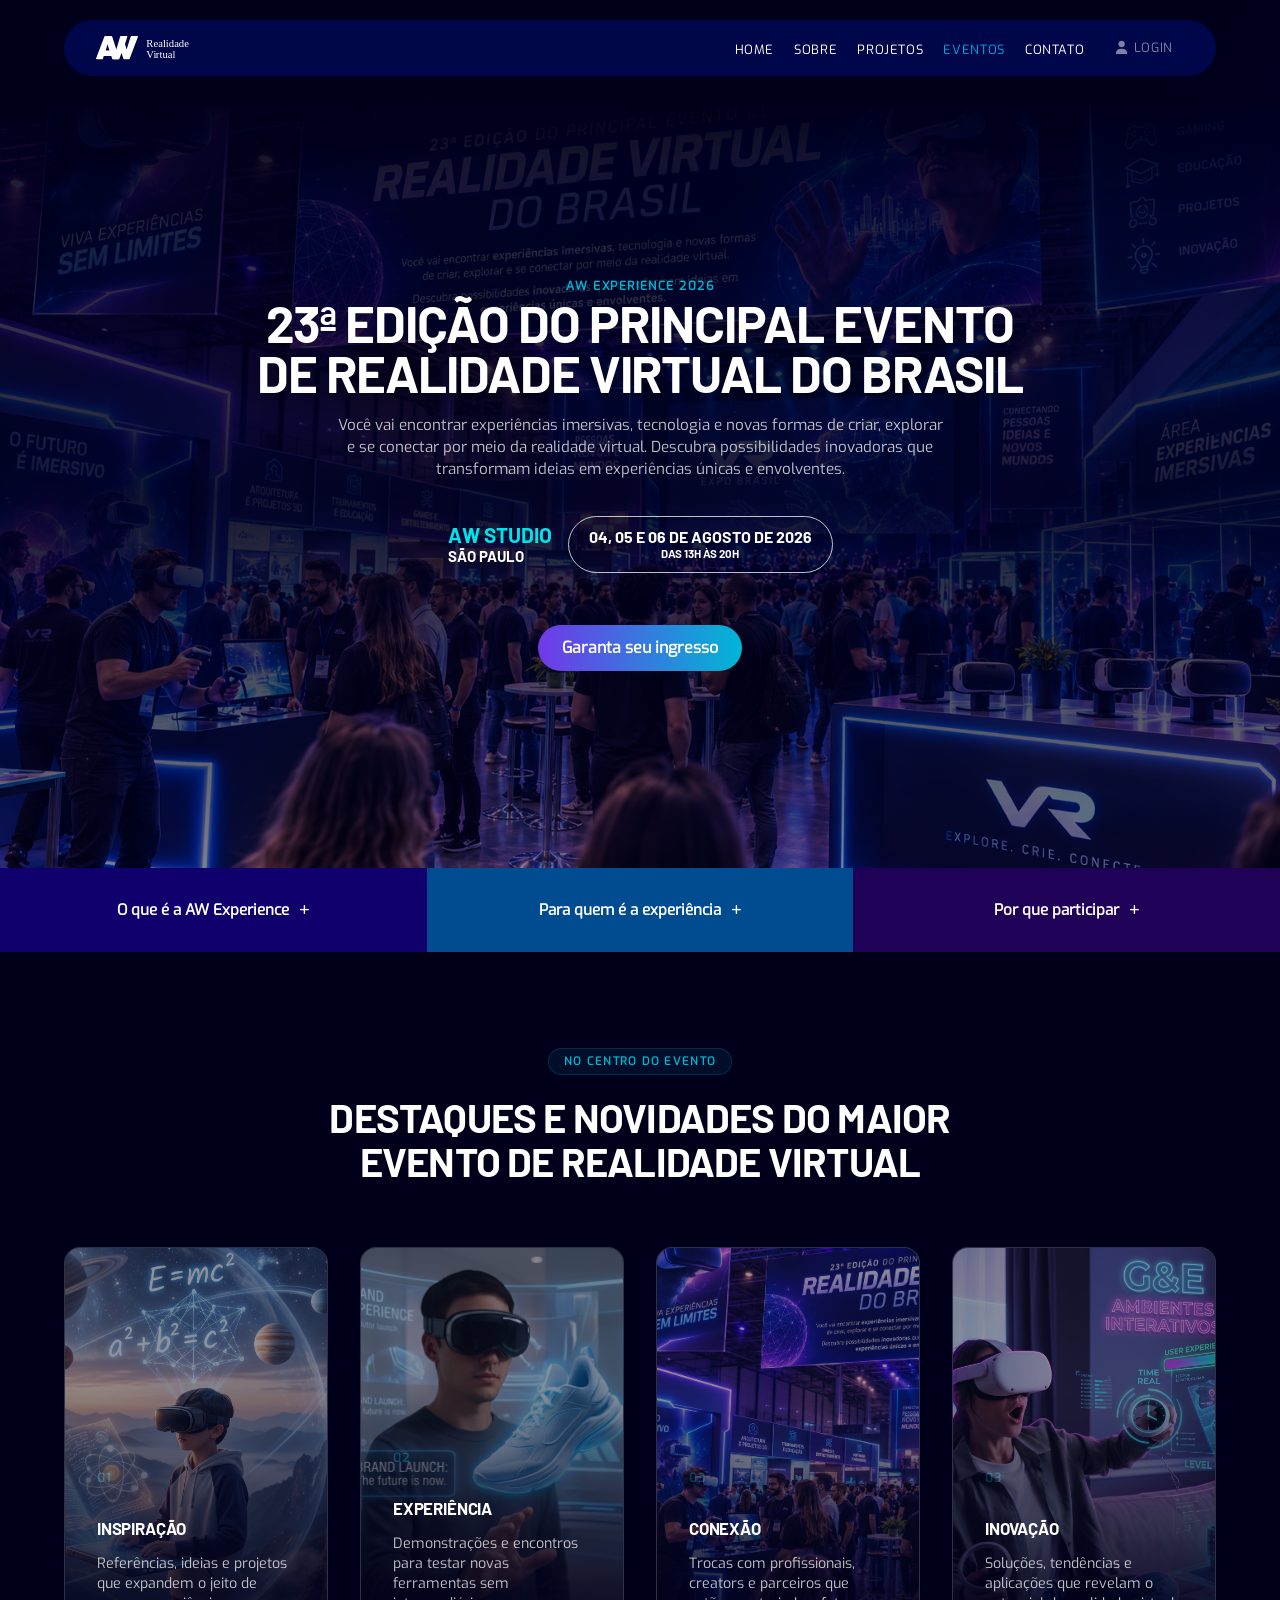
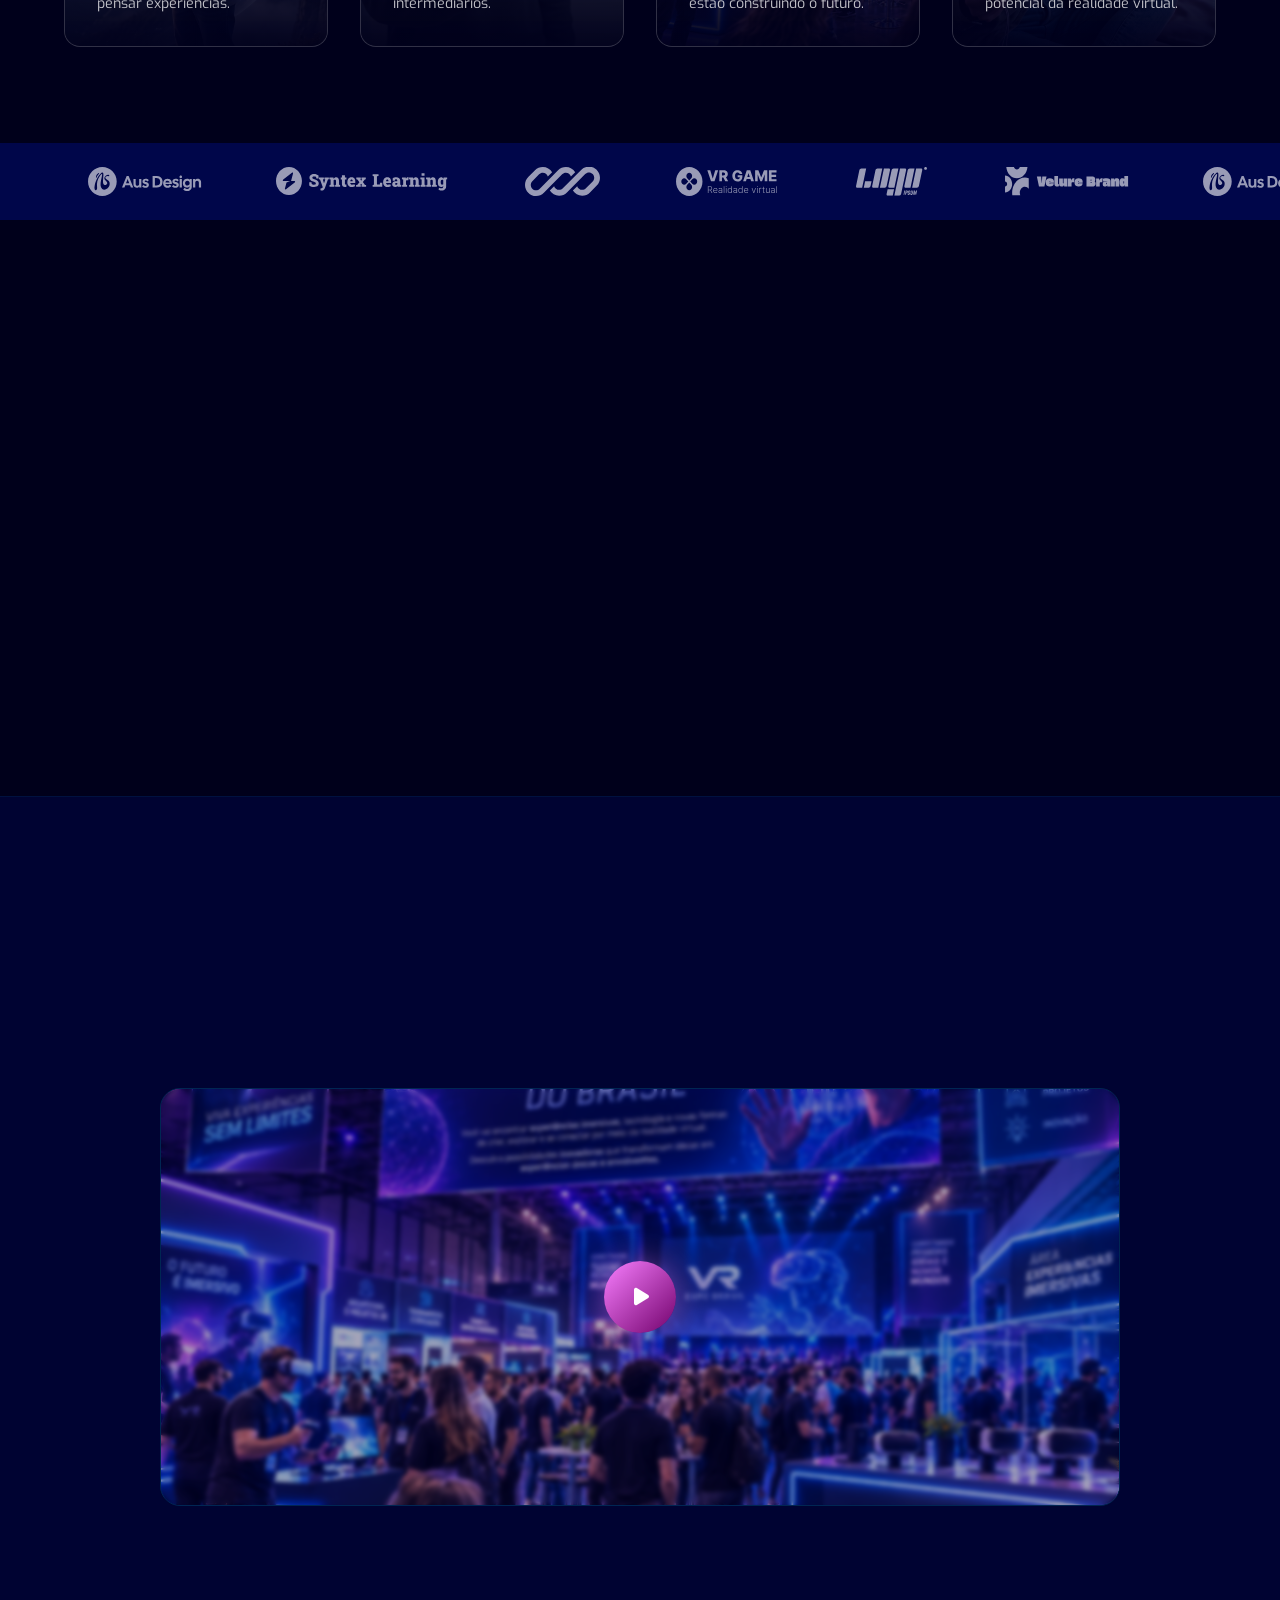
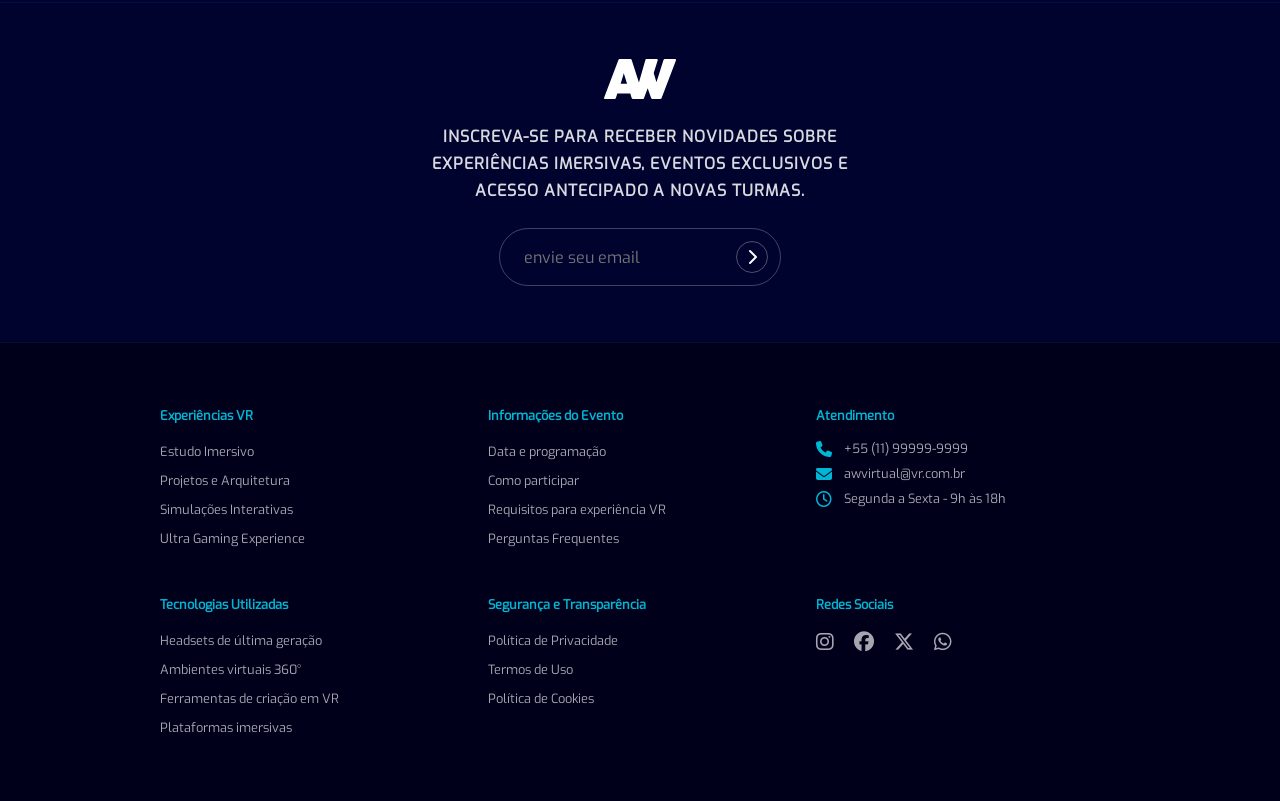
<file: pages/events.html>
<!DOCTYPE html>
<html lang="pt-BR">

<head>
    <meta charset="UTF-8">
    <meta name="viewport" content="width=device-width, initial-scale=1.0">
    <link rel="stylesheet" href="https://cdnjs.cloudflare.com/ajax/libs/font-awesome/6.5.0/css/all.min.css">
    <link rel="stylesheet" href="../css/style.css">
    <link rel="stylesheet" href="../css/about.css">
    <link rel="stylesheet" href="../css/events.css">
    <title>Aw - Eventos | Realidade Virtual</title>
</head>

<body class="events-page">

    <header class="site-header" data-animate="down">
        <a href="index.html" class="site-header__brand" aria-label="Ir para a página inicial">
            <img src="../assets/logos/AW-logo.svg" alt="AW Realidade Virtual">
        </a>

        <button class="menu-toggle" type="button" aria-label="Abrir menu de navegação" aria-expanded="false"
            aria-controls="site-navigation">
            <span></span>
            <span></span>
            <span></span>
        </button>

        <nav class="site-nav" id="site-navigation" aria-label="Navegação principal">
            <ul class="nav-links">
                <li>
                    <a href="../index.html" class="nav-link-item">Home</a>
                </li>

                <li>
                    <a href="about.html" class="nav-link-item">Sobre</a>
                </li>

                <li>
                    <a href="projects.html" class="nav-link-item">Projetos</a>
                </li>

                <li>
                    <a href="events.html" class="nav-link-item">Eventos</a>
                </li>

                <li>
                    <a href="contact.html" class="nav-link-item">Contato</a>
                </li>

                <li class="nav-login">
                    <a href="login.html" class="nav-link-item">
                        <i class="fa-solid fa-user" aria-hidden="true"></i>
                        <span>Login</span>
                    </a>
                </li>
            </ul>
        </nav>
    </header>


    <main>
        <section class="page-hero">
            <div class="page-hero_content" data-animate="up">
                <p class="events-kicker">AW EXPERIENCE 2026</p>
                <h1 class="page-hero_title">23ª EDIÇÃO DO PRINCIPAL EVENTO <br>DE REALIDADE VIRTUAL DO
                    BRASIL
                </h1>
                <p class="page-hero_subtitle">
                    Você vai encontrar experiências imersivas, tecnologia e novas formas de criar, explorar e se
                    conectar por meio da realidade virtual. Descubra possibilidades inovadoras que transformam ideias em
                    experiências únicas e envolventes.
                </p>
                <div class="events-hero_info">
                    <div class="events-location">AW STUDIO<br><span>São Paulo</span></div>
                    <div class="events-date">04, 05 e 06 de agosto de 2026<br><span>Das 13h às 20h</span></div>
                </div>
                <div class="hero_cta-group" data-animate="up" data-animate-delay="2">
                    <a href="events.html" class="hero_button">Garanta seu ingresso</a>
                </div>
            </div>
            <div class="page-hero_media" data-animate="right" data-animate-delay="1">
                <img src="../assets/img/content/events_experience.png"
                    alt="Pessoa vivendo uma experiência de realidade virtual">
            </div>
        </section>



        <section class="about-stats">
            <ul class="about-stats_list" data-animate="fade">
                <li class="about-stats_item">
                    <a href="#proximos-eventos"><strong class="about-stats_value">01</strong><span
                            class="about-stats_label">O que é a AW Experience</span><i class="fa-solid fa-plus"
                            aria-hidden="true"></i></a>
                </li>
                <li class="about-stats_item">
                    <a href="#proximos-eventos"><strong class="about-stats_value">02</strong><span
                            class="about-stats_label">Para quem é a experiência</span><i class="fa-solid fa-plus"
                            aria-hidden="true"></i></a>
                </li>
                <li class="about-stats_item">
                    <a href="#newsletter"><strong class="about-stats_value">03</strong><span
                            class="about-stats_label">Por que participar</span><i class="fa-solid fa-plus"
                            aria-hidden="true"></i></a>
                </li>
            </ul>
        </section>


        <section class="pillars" id="proximos-eventos">
            <div class="pillars_header" data-animate="up">
                <p class="about-section_tag">No centro do evento</p>
                <h2 class="pillars_title">DESTAQUES E NOVIDADES DO MAIOR EVENTO DE REALIDADE VIRTUAL</h2>
            </div>
            <ul class="pillars_list">
                <li class="pillars_card" data-animate="scale" data-animate-delay="1">
                    <img src="../assets/img/content/destaque_experience_study.png"
                        alt="Pessoa estudando com realidade virtual">
                    <span class="event-card_number">01</span>
                    <h3 class="pillars_card-title">Inspiração</h3>
                    <p class="pillars_card-text">Referências, ideias e projetos que expandem o jeito de pensar
                        experiências.</p>
                </li>
                <li class="pillars_card" data-animate="scale" data-animate-delay="2">
                    <img src="../assets/img/content/destaque_experience_product.png"
                        alt="Experiência de produto em realidade virtual">
                    <span class="event-card_number">02</span>
                    <h3 class="pillars_card-title">Experiência</h3>
                    <p class="pillars_card-text">Demonstrações e encontros para testar novas ferramentas sem
                        intermediários.</p>
                </li>
                <li class="pillars_card" data-animate="scale" data-animate-delay="3">
                    <img src="../assets/img/content/destaque_events_experience.png"
                        alt="Pessoa vivendo uma experiência interativa">
                    <span class="event-card_number">03</span>
                    <h3 class="pillars_card-title">Conexão</h3>
                    <p class="pillars_card-text">Trocas com profissionais, creators e parceiros que estão construindo o
                        futuro.</p>
                </li>
                <li class="pillars_card" data-animate="scale" data-animate-delay="3">
                    <img src="../assets/img/content/destaque_experience_game .png"
                        alt="Pessoa vivendo uma experiência interativa">
                    <span class="event-card_number">03</span>
                    <h3 class="pillars_card-title">Inovação</h3>
                    <p class="pillars_card-text">
                        Soluções, tendências e aplicações que revelam o potencial da realidade virtual.</p>
                </li>
            </ul>
        </section>



        <!-- Parceiros -->
        <section class="partners">
            <div class="partners_track">
                <ul class="partners_list" data-animate="fade">
                    <li class="partners_item"><img src="../assets/logos/partenrs/aus-design.svg" alt="Aus Design"></li>
                    <li class="partners_item"><img src="../assets/logos/partenrs/syntex.svg" alt="Syntex Learning"></li>
                    <li class="partners_item"><img src="../assets/logos/partenrs/logo-infinity.svg" alt="infinity"></li>
                    <li class="partners_item"><img src="../assets/logos/partenrs/vr-game.svg" alt="VR Games"></li>
                    <li class="partners_item"><img src="../assets/logos/partenrs/logo-ipsum.svg" alt="Logo"></li>
                    <li class="partners_item"><img src="../assets/logos/partenrs/velure-brand.svg" alt="Velure Brand">
                    </li>
                    <li class="partners_item"><img src="../assets/logos/partenrs/aus-design.svg" alt=""></li>
                    <li class="partners_item"><img src="../assets/logos/partenrs/syntex.svg" alt=""></li>
                    <li class="partners_item"><img src="../assets/logos/partenrs/logo-infinity.svg" alt=""></li>
                    <li class="partners_item"><img src="../assets/logos/partenrs/vr-game.svg" alt=""></li>
                    <li class="partners_item"><img src="../assets/logos/partenrs/logo-ipsum.svg" alt=""></li>
                    <li class="partners_item"><img src="../assets/logos/partenrs/velure-brand.svg" alt=""></li>
                </ul>
            </div>
        </section>

        <section class="event-feature">
            <div class="event-feature_media" data-animate="left">
                <img src="../assets/img/content/events_date.png" alt="Experiência imersiva da AW">
            </div>
            <div class="event-feature_content" data-animate="up">
                <p class="about-section_tag">Próxima edição</p>
                <h2 class="about-section_title">Entre no ambiente. Saia com novas ideias.</h2>
                <p class="about-section_text">Reserve seu lugar para acompanhar palestras, demonstrações e experiências
                    especiais da AW.</p>
                <ul class="event-feature_list">
                    <li><i class="fa-solid fa-calendar-days" aria-hidden="true"></i> 04, 05 e 06 de agosto</li>
                    <li><i class="fa-solid fa-location-dot" aria-hidden="true"></i> São Paulo, SP</li>
                    <li><i class="fa-solid fa-clock" aria-hidden="true"></i> Das 13h às 20h</li>
                </ul>
            </div>
        </section>

        <section class="about-howwework" id="howwework">
            <div class="about-howwework_header" data-animate="up">
                <span class="about-section_tag">Como Trabalhamos</span>
                <h2 class="about-section_title">VIVA A EXPERIÊNCIA DO EVENTO</h2>
                <p class="about-section_text">
                    Assista aos melhores momentos e descubra como ideias, pessoas e tecnologias se conectam para criar
                    experiências imersivas e transformar possibilidades em realidade.
                </p>
            </div>
            <div class="about-howwework_media" data-animate="scale" data-animate-delay="1">
                <img src="../assets/img/content/events_experience.png" alt="Vídeo do evento"
                    class="about-howwework_media-img">
                <div class="about-howwework_play">
                    <a href="#" class="about-howwework_play-btn" aria-label="Assistir vídeo">
                        <i class="fa-solid fa-play"></i>
                    </a>
                </div>
            </div>
        </section>

        <!-- Newsletter -->
        <section class="newsletter" id="newsletter events-newsletter">
            <div class="newsletter_content" data-animate="scale">
                <div class="newsletter_logo">
                    <img src="../assets/logos/AW.svg" alt="logo-empresa" class="newsletter_logo">
                </div>
                <p class="newsletter_text">Inscreva-se para receber novidades sobre experiências imersivas, eventos
                    exclusivos e acesso antecipado a novas turmas.</p>
                <form class="newsletter_form" action="#" method="POST">
                    <div class="newsletter_field">
                        <input type="email" name="email" placeholder="envie seu email" class="newsletter_input"
                            required>
                        <button type="submit" class="newsletter_submit" aria-label="Enviar">
                            <i class="fa-solid fa-chevron-right"></i>
                        </button>
                    </div>
                </form>
            </div>
        </section>

    </main>

    <!-- Rodapé -->
    <footer class="footer">
        <div class="footer_grid" data-animate="up">
            <div class="footer_col">
                <h3 class="footer_col-title">Experiências VR</h3>
                <ul class="footer_col-links">
                    <li><a href="#">Estudo Imersivo</a></li>
                    <li><a href="#">Projetos e Arquitetura</a></li>
                    <li><a href="#">Simulações Interativas</a></li>
                    <li><a href="#">Ultra Gaming Experience</a></li>
                </ul>
            </div>
            <div class="footer_col">
                <h3 class="footer_col-title">Informações do Evento</h3>
                <ul class="footer_col-links">
                    <li><a href="#">Data e programação</a></li>
                    <li><a href="#">Como participar</a></li>
                    <li><a href="#">Requisitos para experiência VR</a></li>
                    <li><a href="#">Perguntas Frequentes</a></li>
                </ul>
            </div>
            <div class="footer_col">
                <h3 class="footer_col-title">Atendimento</h3>
                <ul class="footer_col-links footer_col-links--contact">
                    <li><i class="fa-solid fa-phone"></i><a href="tel:+5511999999999">+55 (11) 99999-9999</a></li>
                    <li><i class="fa-solid fa-envelope"></i><a href="mailto:awvirtual@vr.com.br">awvirtual@vr.com.br</a>
                    </li>
                    <li><i class="fa-regular fa-clock"></i><span>Segunda a Sexta - 9h às 18h</span></li>
                </ul>
            </div>
            <div class="footer_col">
                <h3 class="footer_col-title">Tecnologias Utilizadas</h3>
                <ul class="footer_col-links">
                    <li><a href="#">Headsets de última geração</a></li>
                    <li><a href="#">Ambientes virtuais 360°</a></li>
                    <li><a href="#">Ferramentas de criação em VR</a></li>
                    <li><a href="#">Plataformas imersivas</a></li>
                </ul>
            </div>
            <div class="footer_col">
                <h3 class="footer_col-title">Segurança e Transparência</h3>
                <ul class="footer_col-links">
                    <li><a href="#">Política de Privacidade</a></li>
                    <li><a href="#">Termos de Uso</a></li>
                    <li><a href="#">Política de Cookies</a></li>
                </ul>
            </div>
            <div class="footer_col">
                <h3 class="footer_col-title">Redes Sociais</h3>
                <div class="footer_social">
                    <a href="#" aria-label="Instagram"><i class="fa-brands fa-instagram"></i></a>
                    <a href="#" aria-label="Facebook"><i class="fa-brands fa-facebook"></i></a>
                    <a href="#" aria-label="Twitter/X"><i class="fa-brands fa-x-twitter"></i></a>
                    <a href="#" aria-label="WhatsApp"><i class="fa-brands fa-whatsapp"></i></a>
                </div>
            </div>
        </div>
    </footer>

    <script src="../js/script.js"></script>
</body>

</html>
</file>
<file: css/style.css>
/* ==========================================================================
   AW REALIDADE VIRTUAL — STYLE.CSS
   Organização:
   1. Tokens e reset
   2. Base global e fundo
   3. Header e navegação
   4. Componentes globais
   5. Seções da Home
   6. Footer
   7. Animações
   8. Responsividade
   ========================================================================== */

/* ==========================================================================
   1. TOKENS E RESET
   ========================================================================== */

:root {
    --color-bg: #00001b;
    --color-surface: #00064a;
    --color-surface-transparent: rgba(0, 6, 74, 0.4);
    --color-primary: #00b6d5;
    --color-primary-hover: #00a8e1;
    --color-text: #ffffff;
    --color-text-muted: rgba(255, 255, 255, 0.7);
    --color-border: rgba(0, 182, 213, 0.2);

    --font-body: "Exo", sans-serif;
    --font-heading: "Barlow", sans-serif;

    --container-xl: 90rem;
    --container-lg: 80rem;
    --container-md: 60rem;

    --radius-sm: 0.5rem;
    --radius-md: 1rem;
    --radius-lg: 1.5rem;
    --radius-pill: 3rem;

    --shadow-glow: 0 8px 30px rgba(0, 182, 213, 0.12);
    --shadow-glow-strong: 0 12px 40px rgba(0, 182, 213, 0.14);

    --transition-fast: 0.2s ease;
    --transition-normal: 0.3s ease;
}

*,
*::before,
*::after {
    box-sizing: border-box;
    margin: 0;
    padding: 0;
}

html {
    scroll-behavior: smooth;
}

body {
    position: relative;
    min-width: 320px;
    overflow-x: hidden;
    background-color: var(--color-bg);
    color: var(--color-text);
    font-family: var(--font-body);
}

img {
    display: block;
    max-width: 100%;
}

a {
    color: inherit;
}

button,
input,
textarea,
select {
    font: inherit;
}

button {
    border: 0;
    cursor: pointer;
}

/* ==========================================================================
   2. FUNDO GLOBAL
   ========================================================================== */

body::before {
    position: fixed;
    inset: 0;
    z-index: 0;
    content: "";
    pointer-events: none;
    background-color: var(--color-bg);
    background-image:
        radial-gradient(ellipse at 18% 22%, rgba(0, 0, 24, 0.5) 0%, transparent 34%),
        radial-gradient(ellipse at 82% 18%, rgba(0, 0, 22, 0.35) 0%, transparent 38%),
        radial-gradient(ellipse at 76% 82%, rgba(0, 0, 31, 0.45) 0%, transparent 34%),
        radial-gradient(ellipse at 24% 78%, rgba(0, 0, 27, 0.25) 0%, transparent 36%),
        linear-gradient(135deg,
            #00001b 0%,
            #00001b 26%,
            #020144 50%,
            #00001b 74%,
            #00001b 100%);
    background-size: 220% 220%;
    animation: global-liquid-move 20s ease infinite alternate;
}

body>header,
body>main,
body>footer {
    position: relative;
    z-index: 1;
}

/* ==========================================================================
   3. HEADER E NAVEGAÇÃO
   ========================================================================== */

.site-header {
    position: relative;
    z-index: 10;
    display: flex;
    align-items: center;
    justify-content: space-between;
    max-width: var(--container-xl);
    margin: 1.25rem clamp(1rem, 5vw, 5rem);
    padding: 1rem 2rem;
    overflow: visible;
    border-radius: var(--radius-pill);
    background-color: var(--color-surface);
}

.site-header__brand {
    display: inline-flex;
    flex-shrink: 0;
    align-items: center;
}

.site-header__brand img,
.site-header>img {
    width: auto;
    height: 1.5rem;
}

.site-nav {
    display: block;
}

.nav-links {
    display: flex;
    align-items: center;
    gap: 1.25rem;
    list-style: none;
}

.nav-link-item {
    display: inline-flex;
    align-items: center;
    gap: 0.4rem;
    color: var(--color-text);
    font-size: 0.8rem;
    font-weight: 500;
    line-height: 1;
    letter-spacing: 0.05em;
    text-decoration: none;
    text-transform: uppercase;
    transition: color var(--transition-fast);
}

.nav-link-item:hover,
.nav-link-item.active {
    color: var(--color-primary-hover);
}

.nav-login .nav-link-item {
    padding: 0.35rem 0.7rem;
    border-radius: 0.25rem;
    color: rgba(255, 255, 255, 0.5);
}

.nav-login .nav-link-item:hover,
.nav-login .nav-link-item.active {
    color: var(--color-primary-hover);
}

/* ==========================================================================
   4. MENU HAMBÚRGUER
   ========================================================================== */

.menu-toggle {
    position: relative;
    display: none;
    flex: 0 0 2.5rem;
    width: 2.5rem;
    height: 2.5rem;
    padding: 0;
    border: 0;
    border-radius: 0;
    outline: none;
    appearance: none;
    -webkit-appearance: none;
    background: transparent;
    box-shadow: none;
    color: var(--color-text);
    cursor: pointer;
}

.menu-toggle:hover,
.menu-toggle:active {
    border: 0;
    background: transparent;
    box-shadow: none;
}

.menu-toggle:focus-visible {
    outline: 2px solid var(--color-primary);
    outline-offset: 3px;
}

.menu-toggle span {
    position: absolute;
    left: 50%;
    width: 1.4rem;
    height: 2px;
    border-radius: 999px;
    background-color: currentColor;
    transform: translateX(-50%);
    transition:
        top var(--transition-normal),
        transform var(--transition-normal),
        opacity var(--transition-fast);
}

.menu-toggle span:nth-child(1) {
    top: 0.7rem;
}

.menu-toggle span:nth-child(2) {
    top: 1.15rem;
}

.menu-toggle span:nth-child(3) {
    top: 1.6rem;
}

.menu-toggle.is-open span:nth-child(1) {
    top: 1.15rem;
    transform: translateX(-50%) rotate(45deg);
}

.menu-toggle.is-open span:nth-child(2) {
    opacity: 0;
}

.menu-toggle.is-open span:nth-child(3) {
    top: 1.15rem;
    transform: translateX(-50%) rotate(-45deg);
}

/* ==========================================================================
   5. COMPONENTES GLOBAIS
   ========================================================================== */

.section-header {
    display: flex;
    flex-direction: column;
    align-items: center;
    gap: 1rem;
    max-width: 40rem;
    text-align: center;
}

.section-title {
    color: var(--color-text);
    font-family: var(--font-heading);
    font-size: clamp(2.25rem, 3vw, 3rem);
    font-weight: 800;
    line-height: 1.1;
    letter-spacing: -0.02em;
    text-transform: uppercase;
}

.section-subtitle {
    max-width: 42rem;
    color: var(--color-text);
    font-size: clamp(1rem, 1.2vw, 1.5rem);
    font-weight: 200;
    line-height: 1.35;
    opacity: 0.75;
}

.button-primary,
.hero_button,
.contact_form-submit {
    display: inline-flex;
    align-items: center;
    justify-content: center;
    padding: 0.8rem 1.5rem;
    border-radius: var(--radius-pill);
    background: linear-gradient(90deg, #7138e8, var(--color-primary));
    color: var(--color-text);
    font-weight: 700;
    text-decoration: none;
    transition: transform var(--transition-fast), box-shadow var(--transition-fast);
}

.button-primary:hover,
.hero_button:hover,
.contact_form-submit:hover {
    box-shadow: var(--shadow-glow);
    transform: translateY(-0.12rem);
}

.hero_button--outline {
    border: 1px solid var(--color-primary);
    background: transparent;
}

.hero_button--outline:hover {
    background: rgba(0, 182, 213, 0.06);
}

/* ==========================================================================
   6. HERO
   ========================================================================== */

.hero {
    display: flex;
    align-items: center;
    justify-content: space-between;
    gap: 1rem;
    max-width: var(--container-lg);
    margin: 0 auto;
    padding: 2rem clamp(1rem, 5vw, 5rem);
}

.hero_content {
    display: flex;
    flex: 0 0 32rem;
    flex-direction: column;
    align-items: flex-start;
    gap: 1.5rem;
}

.hero_title {
    margin: 0.25rem 0;
    font-family: var(--font-heading);
    font-size: clamp(2rem, 6vw, 4rem);
    font-weight: 800;
    line-height: 0.98;
    text-transform: uppercase;
}

.hero_subtitle {
    max-width: 30rem;
    color: var(--color-text);
    font-size: clamp(1.125rem, 1vw + 0.75rem, 1.5rem);
    font-weight: 200;
    line-height: 1.3;
    text-transform: uppercase;
}

.hero_cta-group {
    display: flex;
    align-items: center;
    gap: 1rem;
    padding: 1rem 0;
}

.hero_media {
    display: flex;
    flex: 1;
    align-items: center;
    justify-content: flex-end;
    transform-origin: center;
    animation: hero-pulse 6s ease-in-out infinite;
}

.hero_media img {
    width: min(100%, 32rem);
    height: auto;
    transition: transform var(--transition-normal);
}

.hero_media:hover img {
    transform: translateY(-0.18rem) scale(1.035);
}

/* ==========================================================================
   7. PARCEIROS
   ========================================================================== */

.partners {
    margin: 2rem auto;
    padding: 1.5rem clamp(1rem, 5vw, 5rem);
    overflow: hidden;
    background-color: var(--color-surface);
}

.partners_track {
    display: flex;
    width: max-content;
    animation: partners-scroll 24s linear infinite;
}

.partners_list {
    display: flex;
    flex: 0 0 auto;
    flex-wrap: nowrap;
    align-items: center;
    gap: clamp(1.5rem, 2vw, 3rem);
    list-style: none;
}

.partners_item {
    display: flex;
    flex: 0 0 8rem;
    align-items: center;
    justify-content: center;
    padding-inline: 1.5rem;
}

.partners_item img {
    max-width: 11rem;
    height: 1.8rem;
    object-fit: contain;
    filter: grayscale(100%) brightness(2);
    opacity: 0.6;
    transition: opacity var(--transition-fast), filter var(--transition-fast);
}

.partners_item img:hover {
    filter: grayscale(0%) brightness(1);
    opacity: 1;
}

/* ==========================================================================
   8. PILARES
   ========================================================================== */

.pillars {
    display: flex;
    flex-direction: column;
    align-items: center;
    gap: 4rem;
    max-width: var(--container-lg);
    margin: 4rem auto;
    padding: 2rem clamp(1rem, 5vw, 5rem);
}

.pillars_header {
    display: flex;
    flex-direction: column;
    align-items: center;
    gap: 1rem;
    max-width: 40rem;
    text-align: center;
}

.pillars_title,
.projects_title {
    color: var(--color-text);
    font-family: var(--font-heading);
    font-size: clamp(2.5rem, 3vw, 3rem);
    font-weight: 800;
    line-height: 1.1;
    letter-spacing: -0.02em;
    text-transform: uppercase;
}

.pillars_subtitle,
.projects_subtitle {
    max-width: 42rem;
    color: var(--color-text);
    font-size: clamp(1.125rem, 1.2vw, 1.5rem);
    font-weight: 200;
    line-height: 1.3;
    opacity: 0.75;
}

.pillars_list {
    display: flex;
    align-items: stretch;
    justify-content: center;
    gap: 2rem;
    width: 100%;
    list-style: none;
}

.pillars_card {
    display: flex;
    flex: 1;
    flex-direction: column;
    align-items: center;
    gap: 1rem;
    max-width: 19rem;
    padding: 2rem;
    border: 1px solid var(--color-border);
    border-radius: var(--radius-md);
    background-color: var(--color-surface);
    opacity: 0;
    transform: translateY(1.5rem) scale(0.92);
    transition:
        border-color 0.6s ease,
        box-shadow var(--transition-fast),
        opacity 0.6s ease,
        transform 0.6s ease;
}

.pillars_card.is-visible {
    opacity: 1;
    transform: translateY(0) scale(1);
}

.pillars_card:hover {
    border-color: var(--color-primary);
    box-shadow: var(--shadow-glow);
    transform: translateY(-0.25rem) scale(1.02);
}

.pillars_card img {
    width: 4rem;
    height: 4rem;
    object-fit: contain;
}

.pillars_card-title {
    padding-top: 1rem;
    color: var(--color-text);
    font-family: var(--font-heading);
    font-size: clamp(1rem, 1vw + 0.25rem, 1.5rem);
    font-weight: 700;
    line-height: 1.2;
    letter-spacing: -0.01em;
    text-align: center;
    text-transform: uppercase;
}

.pillars_card-text {
    color: var(--color-text);
    font-size: clamp(0.875rem, 0.8vw + 0.25rem, 1.125rem);
    font-weight: 200;
    line-height: 1.4;
    opacity: 0.75;
    text-align: center;
}

/* ==========================================================================
   9. SOBRE E ACCORDION
   ========================================================================== */

#about {
    background-color: var(--color-surface);
}

.about {
    display: flex;
    align-items: flex-start;
    justify-content: space-between;
    gap: 3rem;
    max-width: 90rem;
    min-height: 45rem;
    margin: 0 auto;
    padding: 6.5rem clamp(1rem, 5vw, 5rem);
}

.about_media {
    display: flex;
    flex: 1;
    align-items: center;
    justify-content: flex-start;
    animation: hero-pulse 6s ease-in-out infinite;
}

.about_media img {
    width: 100%;
    max-width: 32rem;
    border-radius: var(--radius-md);
    object-fit: contain;
    transition: transform var(--transition-normal);
    border-radius: 1rem;
    -webkit-mask-image: linear-gradient(to bottom, rgba(0, 0, 0, 1) 0%, rgba(0, 0, 0, 1) 95%, rgba(0, 0, 0, 0.2) 100%);
    mask-image: linear-gradient(to bottom, rgba(0, 0, 0, 1) 0%, rgba(0, 0, 0, 1) 60%, rgba(0, 0, 0, 0) 100%);
}

.about_media img:hover {
    transform: translateY(-0.12rem) scale(1.02);
}

.about_content {
    display: flex;
    flex: 1;
    flex-direction: column;
    align-self: flex-start;
    gap: 3rem;
    max-width: 35rem;
}

.about_header {
    display: flex;
    flex-direction: column;
    gap: 1rem;
}

.about_title {
    color: var(--color-text);
    font-family: var(--font-heading);
    font-size: 2rem;
    font-weight: 600;
    line-height: 1.15;
    letter-spacing: -0.02em;
    text-transform: uppercase;
}

.about_subtile {
    color: var(--color-primary-hover);
    font-size: clamp(1.125rem, 1.2vw, 1.5rem);
    font-weight: 300;
    line-height: 1.2;
    overflow-wrap: anywhere;
}

.accordion_content {
    display: flex;
    flex-direction: column;
    gap: 0.5rem;
    list-style: none;
}

.about_accordion-item {
    position: relative;
    min-height: 3rem;
    padding: 0 1.5rem;
    border: 1px solid rgba(0, 182, 213, 0.15);
    border-radius: var(--radius-sm);
    transition: border-color var(--transition-fast), box-shadow var(--transition-fast);
}

.about_accordion-item:hover,
.about_accordion-item:has([aria-expanded="true"]) {
    border-color: rgba(0, 182, 213, 0.45);
    box-shadow: var(--shadow-glow);
}

.about_accordion_trigger {
    display: flex;
    align-items: center;
    justify-content: space-between;
    width: 100%;
    gap: 1rem;
    padding: 1rem 0;
    border: 0;
    background: transparent;
    color: var(--color-text);
    font-family: var(--font-body);
    font-size: 0.8rem;
    font-weight: 600;
    letter-spacing: 0.02em;
    line-height: 1.4;
    text-align: left;
    text-transform: uppercase;
}

.about_accordion-icon,
.faq_icon {
    position: relative;
    display: inline-block;
    flex-shrink: 0;
    width: 0.875rem;
    height: 0.875rem;
    margin-left: auto;
}

.about_accordion-icon::after,
.faq_icon::after {
    position: absolute;
    top: 50%;
    left: 50%;
    width: 0.75rem;
    height: 0.75rem;
    border-right: 3px solid var(--color-primary);
    border-bottom: 3px solid var(--color-primary);
    content: "";
    transform: translate(-50%, -65%) rotate(45deg);
    transition: transform var(--transition-normal);
}

.about_accordion_trigger[aria-expanded="true"] .about_accordion-icon::after {
    transform: translate(-50%, -35%) rotate(-135deg);
}

.about_accordion-wrapper {
    display: grid;
    grid-template-rows: 0fr;
    transition: grid-template-rows 0.35s ease;
}

.about_accordion-item:has([aria-expanded="true"]) .about_accordion-wrapper {
    grid-template-rows: 1fr;
}

.about_accordion-answer {
    overflow: hidden;
    opacity: 0;
    transform: translateY(-0.375rem);

}

.about_accordion-item:has([aria-expanded="true"]) .about_accordion-answer {
    opacity: 1;
    transform: translateY(0);
}

.about_accordion-answer>p {
    padding: 0.5rem 0 1rem;
    color: var(--color-text);
    font-size: 0.875rem;
    font-weight: 200;
    line-height: 1.4;
    opacity: 0.7;
}

/* ==========================================================================
   10. PROJETOS
   ========================================================================== */

.projects {
    display: flex;
    flex-direction: column;
    align-items: center;
    gap: 3rem;
    max-width: var(--container-xl);
    margin: 0 auto;
    padding: 6rem clamp(1rem, 5vw, 5rem);
}

.projects_header {
    display: flex;
    flex-direction: column;
    align-items: center;
    gap: 1rem;
    max-width: 40rem;
    text-align: center;
}

.projects_filters {
    display: flex;
    align-items: center;
    gap: 0.5rem;
    border: 1px solid rgba(0, 182, 213, 0.15);
    border-radius: 1.25rem;
}

.projects_filter-button {
    padding: 0.5rem 1rem;
    border: 0;
    border-radius: 1.25rem;
    background: transparent;
    color: var(--color-text);
    cursor: pointer;
    font-family: var(--font-body);
    font-size: 0.8rem;
    font-weight: 500;
    opacity: 0.5;
    transition:
        color var(--transition-fast),
        background-color var(--transition-fast),
        opacity var(--transition-fast);
}

.projects_filter-button:hover,
.projects_filter-active {
    background-color: rgba(0, 168, 225, 0.1);
    color: var(--color-primary-hover);
    opacity: 1;
}

.projects_gallery {
    width: 100%;
}

.projects_list {
    display: flex;
    flex-wrap: wrap;
    justify-content: center;
    gap: 1.5rem;
    list-style: none;
}

.projects_card-item {
    display: flex;
    flex-direction: column;
    width: 16rem;
    height: 22rem;
    overflow: hidden;
    border: 1px solid rgba(0, 182, 213, 0.15);
    border-radius: var(--radius-md);
    background-color: var(--color-surface);
    transition:
        border-color var(--transition-fast),
        box-shadow var(--transition-fast),
        transform var(--transition-fast);
}

.projects_card-item[hidden] {
    display: none;
}

.projects_card-item:hover {
    border-color: var(--color-primary);
    box-shadow: var(--shadow-glow);
    transform: translateY(-0.25rem);
}

.projects_card-thumb {
    position: relative;
    width: 100%;
    height: 17.5rem;
    overflow: hidden;
}

.projects_card-thumb img {
    width: 100%;
    height: 100%;
    object-fit: cover;
    transition: transform var(--transition-normal);
}

.projects_card-item:hover .projects_card-thumb img {
    transform: scale(1.05);
}

.projects_card-badge {
    position: absolute;
    top: 0.75rem;
    right: 0.75rem;
    padding: 0.25rem 0.5rem;
    border-radius: 0.25rem;
    background-color: rgba(0, 0, 0, 0.2);
    color: var(--color-primary);
    font-size: 0.75rem;
    font-weight: 600;
    letter-spacing: 0.06em;
    text-transform: uppercase;
    backdrop-filter: blur(4px);
}

.projects_card-info {
    display: flex;
    flex-direction: column;
    gap: 0.5rem;
    padding: 1rem;
}

.projects_card-title {
    color: var(--color-text);
    font-family: var(--font-heading);
    font-size: 0.875rem;
    font-weight: 600;
    letter-spacing: -0.01em;
    line-height: 1.2;
    text-transform: uppercase;
}

.projects_card-author {
    margin-top: -0.25rem;
    color: var(--color-text);
    font-size: 0.8rem;
    opacity: 0.5;
}

.projects_card-stats {
    display: flex;
    align-items: center;
    gap: 1rem;
    margin-top: 0.5rem;
}

.projects_card-stats span {
    color: var(--color-primary);
    font-size: 0.8rem;
    font-weight: 500;
}

/* ==========================================================================
   11. CTA
   ========================================================================== */

#cta {
    padding-bottom: 3rem;
}

.cta {
    position: relative;
    display: flex;
    align-items: center;
    max-width: var(--container-lg);
    min-height: 26rem;
    margin: 0 auto 6rem;
    padding: 4rem clamp(1rem, 5vw, 5rem);
    overflow: hidden;
    border: 1px solid rgba(0, 182, 213, 0.25);
    border-radius: var(--radius-lg);
    background-color: var(--color-surface);
    transition: border-color var(--transition-fast), box-shadow var(--transition-fast);
}

.cta:hover {
    border-color: var(--color-primary);
    box-shadow: var(--shadow-glow-strong);
}

.cta_content {
    position: relative;
    z-index: 1;
    display: flex;
    flex-direction: column;
    gap: 3rem;
    width: 50%;
    max-width: 40rem;
}

.cta_header {
    display: flex;
    flex-direction: column;
    gap: 1rem;
}

.cta_title,
.contact_title,
.faq_title {
    color: var(--color-primary);
    font-family: var(--font-heading);
    font-size: clamp(2.25rem, 2.5vw, 2.5rem);
    font-weight: 800;
    line-height: 1.15;
    letter-spacing: -0.02em;
    text-transform: uppercase;
}

.cta_subtitle,
.contact_subtitle {
    max-width: 30rem;
    color: var(--color-text);
    font-size: clamp(1.125rem, 1.2vw, 1.5rem);
    font-weight: 200;
    line-height: 1.3;
    opacity: 0.75;
}

.cta_stats {
    display: flex;
    flex-wrap: wrap;
    align-items: flex-start;
    gap: 0.75rem;
    list-style: none;
}

.cta_stat {
    display: flex;
    flex-direction: column;
    justify-content: center;
    width: 6rem;
    padding: 1rem;
    border: 1px solid rgba(0, 182, 213, 0.25);
    border-radius: 0.75rem;
    gap: 0.3rem;
}

.cta_stat-value {
    color: var(--color-text);
    font-family: var(--font-heading);
    font-size: clamp(1.25rem, 2vw, 2rem);
    font-weight: 700;
    line-height: 1;
    letter-spacing: -0.02em;
    white-space: nowrap;
}

.cta_stat-label {
    color: var(--color-text);
    font-size: 0.7rem;
    line-height: 1.4;
    opacity: 0.6;
}

.cta_media {
    position: absolute;
    top: 0;
    right: 0;
    width: 55%;
    height: 100%;
}

.cta_media img {
    width: 100%;
    height: 100%;
    object-fit: cover;
    object-position: center top;
}

.cta_media::after {
    position: absolute;
    inset: 0 auto 0 0;
    width: 60%;
    height: 100%;
    content: "";
    background: linear-gradient(to right, var(--color-surface) 0%, transparent 100%);
}

/* ==========================================================================
   12. CONTATO
   ========================================================================== */

.contact {
    display: flex;
    align-items: flex-start;
    justify-content: space-between;
    gap: 6rem;
    max-width: 95rem;
    margin: 0 auto;
    padding: 6rem clamp(1rem, 8vw, 9rem);
    background-color: var(--color-surface);
}

.contact_info {
    display: flex;
    flex: 0 0 19rem;
    flex-direction: column;
    gap: 6rem;
}

.contact_header {
    display: flex;
    flex-direction: column;
    gap: 0.75rem;
}

.contact_subtitle {
    max-width: 18ch;
    letter-spacing: 0.06em;
    text-transform: uppercase;
}

.contact_details {
    display: flex;
    flex-direction: column;
    gap: 2rem;
    list-style: none;
}

.contact_details-item {
    display: flex;
    align-items: center;
    gap: 0.5rem;
    color: var(--color-text);
    font-size: 1rem;
    line-height: 1.5;
    opacity: 0.85;
}

.contact_details-item a {
    text-decoration: none;
}

.contact_details-item i {
    flex-shrink: 0;
    color: var(--color-primary);
}

.contact_form {
    display: flex;
    flex: 1;
    flex-direction: column;
    gap: 1rem;
    max-width: 40rem;
}

.contact_form-row {
    display: grid;
    grid-template-columns: repeat(2, 1fr);
    gap: 1rem;
}

.contact_form-group {
    display: flex;
    flex-direction: column;
    gap: 0.5rem;
}

.contact_form-group label,
.contact_form-privacy label {
    color: var(--color-text);
    font-size: 0.75rem;
    line-height: 1.5;
    opacity: 0.6;
}

.contact_form-group input,
.contact_form-group textarea {
    width: 100%;
    padding: 0.75rem 1rem;
    border: 1px solid var(--color-border);
    border-radius: var(--radius-sm);
    outline: none;
    background-color: var(--color-surface);
    color: var(--color-text);
    font-family: var(--font-body);
    font-size: 0.8rem;
    transition: border-color var(--transition-fast), box-shadow var(--transition-fast);
}

.contact_form-group input:focus,
.contact_form-group textarea:focus {
    border-color: var(--color-primary);
    box-shadow: 0 0 0 3px rgba(0, 182, 213, 0.12);
}

.contact_form-group textarea {
    min-height: 7.5rem;
    resize: vertical;
}

.contact_form-privacy {
    display: flex;
    align-items: flex-start;
    gap: 0.75rem;
}

.contact_form-privacy input[type="checkbox"] {
    width: 1rem;
    height: 1rem;
    margin-top: 0.125rem;
    accent-color: var(--color-primary);
}

/* ==========================================================================
   13. FAQ
   ========================================================================== */

.faq {
    max-width: var(--container-lg);
    margin: 1rem auto;
    padding: 4rem clamp(1rem, 5vw, 5rem);
}

.faq_header {
    display: flex;
    flex-direction: column;
    align-items: center;
    gap: 1rem;
    margin-bottom: 4rem;
    text-align: center;
}

.faq_subtitle {
    max-width: 60ch;
    color: var(--color-text);
    font-size: 0.8rem;
    font-weight: 500;
    letter-spacing: 0.08em;
    line-height: 1.6;
    opacity: 0.6;
    text-transform: uppercase;
}

.faq_grid {
    display: flex;
    align-items: flex-start;
    gap: 1rem;
}

.faq_col {
    display: flex;
    flex: 1;
    flex-direction: column;
    gap: 1rem;
}

.faq_item {
    padding: 0 1.5rem;
    border: 1px solid rgba(0, 182, 213, 0.15);
    border-radius: var(--radius-sm);
    background-color: var(--color-surface-transparent);
    transition: border-color var(--transition-fast), box-shadow var(--transition-fast);
}

.faq_item:hover,
.faq_item[open] {
    border-color: rgba(0, 182, 213, 0.45);
    box-shadow: var(--shadow-glow);
}

.faq_question {
    display: flex;
    align-items: center;
    justify-content: space-between;
    gap: 1rem;
    padding: 1.3rem 0;
    color: var(--color-text);
    cursor: pointer;
    font-size: 0.8rem;
    font-weight: 600;
    letter-spacing: 0.05em;
    line-height: 1.4;
    list-style: none;
    text-transform: uppercase;
}

.faq_question::-webkit-details-marker {
    display: none;
}

.faq_item[open] .faq_icon::after {
    transform: translate(-50%, -35%) rotate(-135deg);
}

.faq_answer>p {
    margin: 0;
    padding: 1rem 0 1.25rem;
    border-top: 1px solid rgba(0, 182, 213, 0.1);
    color: var(--color-text);
    font-size: 0.8rem;
    line-height: 1.7;
    opacity: 0.7;
}

/* ==========================================================================
   14. NEWSLETTER E FOOTER
   ========================================================================== */

.newsletter {
    width: 100%;
    margin: 0 auto;
    padding: 3.5rem clamp(1rem, 5vw, 5rem);
    background-color: rgba(0, 5, 58, 0.65);
}

.newsletter_content {
    display: flex;
    flex-direction: column;
    align-items: center;
    gap: 1.5rem;
    text-align: center;
}

.newsletter_logo {
    width: 4.5rem;
}

.newsletter_text {
    max-width: 46ch;
    color: var(--color-text);
    font-size: 1rem;
    font-weight: 600;
    letter-spacing: 0.06em;
    line-height: 1.7;
    opacity: 0.85;
    text-transform: uppercase;
}

.newsletter_field {
    display: flex;
    align-items: center;
    gap: 0.75rem;
    min-width: min(100%, 22rem);
    padding: 0.75rem 0.75rem 0.75rem 1.5rem;
    border: 1px solid rgba(255, 255, 255, 0.25);
    border-radius: 2.25rem;
}

.newsletter_input {
    flex: 1;
    border: 0;
    outline: none;
    background: transparent;
    color: var(--color-text);
}

.newsletter_submit {
    display: inline-flex;
    align-items: center;
    justify-content: center;
    width: 2rem;
    height: 2rem;
    border: 1px solid rgba(255, 255, 255, 0.3);
    border-radius: 50%;
    background: transparent;
    color: var(--color-text);
    transition: background-color var(--transition-fast), border-color var(--transition-fast);
}

.newsletter_submit:hover {
    border-color: var(--color-primary);
    background-color: var(--color-primary);
}

.footer {
    max-width: var(--container-xl);
    margin: 0 auto;
    padding: 4rem clamp(1rem, 5vw, 5rem);
    border-top: 1px solid rgba(0, 182, 213, 0.1);
}

.footer_grid {
    display: grid;
    grid-template-columns: repeat(3, 1fr);
    gap: 3rem 1.5rem;
    max-width: var(--container-md);
    margin: 0 auto;
}

.footer_col-title {
    margin-bottom: 1rem;
    color: var(--color-primary);
    font-size: 0.8rem;
    font-weight: 600;
}

.footer_col-links {
    display: flex;
    flex-direction: column;
    gap: 0.5rem;
    list-style: none;
}

.footer_col-links a,
.footer_col-links span {
    color: var(--color-text);
    font-size: 0.8rem;
    opacity: 0.65;
    text-decoration: none;
    transition: color var(--transition-fast), opacity var(--transition-fast);
}

.footer_col-links a:hover {
    color: var(--color-primary);
    opacity: 1;
}

.footer_col-links--contact li {
    display: flex;
    align-items: center;
    gap: 0.75rem;
}

.footer_col-links--contact i {
    color: var(--color-primary);
}

.footer_social {
    display: flex;
    gap: 1.25rem;
}

.footer_social a {
    color: var(--color-text);
    font-size: 1.25rem;
    opacity: 0.65;
    text-decoration: none;
    transition: color var(--transition-fast), opacity var(--transition-fast);
}

.footer_social a:hover {
    color: var(--color-primary);
    opacity: 1;
}

/* ==========================================================================
   15. ANIMAÇÕES
   ========================================================================== */

@keyframes global-liquid-move {
    0% {
        background-position: 0% 50%;
        background-size: 220% 220%;
    }

    50% {
        background-position: 100% 50%;
        background-size: 260% 260%;
    }

    100% {
        background-position: 50% 100%;
        background-size: 220% 220%;
    }
}

@keyframes hero-pulse {

    0%,
    100% {
        transform: translateY(0) scale(1);
    }

    50% {
        transform: translateY(-0.35rem) scale(1.015);
    }
}

@keyframes partners-scroll {
    from {
        transform: translateX(0);
    }

    to {
        transform: translateX(-50%);
    }
}

[data-animate] {
    transition: opacity 0.6s ease, transform 0.6s ease;
}

[data-animate="up"] {
    opacity: 0;
    transform: translateY(2rem);
}

[data-animate="down"] {
    opacity: 0;
    transform: translateY(-2rem);
}

[data-animate="left"] {
    opacity: 0;
    transform: translateX(-2rem);
}

[data-animate="right"] {
    opacity: 0;
    transform: translateX(2rem);
}

[data-animate="fade"] {
    opacity: 0;
}

[data-animate].is-visible {
    opacity: 1;
    transform: translate(0);
}

/* ==========================================================================
   16. RESPONSIVIDADE
   ========================================================================== */

@media (max-width: 1024px) {
    .site-header {
        margin: 1rem clamp(0.75rem, 3vw, 2rem);
        border-radius: 2rem;
    }

    .hero {
        flex-direction: column;
        gap: 2.5rem;
        padding: 3rem clamp(1rem, 5vw, 3rem);
        text-align: center;
    }

    .hero_content {
        flex: unset;
        align-items: center;
        max-width: 100%;
    }

    .hero_media {
        justify-content: center;
        width: 100%;
    }

    .hero_media img {
        width: min(100%, 26rem);
    }

    .pillars_list {
        flex-wrap: wrap;
        gap: 1.5rem;
    }

    .pillars_card {
        flex: 0 0 45%;
        max-width: 45%;
    }

    .about {
        flex-direction: column;
        min-height: auto;
        gap: 2rem;
        padding: 4rem clamp(1rem, 5vw, 3rem);
    }

    .about_media {
        justify-content: center;
    }

    .about_content {
        max-width: 100%;
    }

    .cta {
        margin-right: 2rem;
        margin-left: 2rem;
    }

    .contact {
        gap: 3rem;
        padding: 5rem 3rem;
    }

    .contact_info {
        flex-basis: 16rem;
        gap: 4rem;
    }

    .footer_grid {
        grid-template-columns: repeat(2, 1fr);
    }
}

@media (max-width: 768px) {
    /* Header e menu mobile */

    .site-header {
        padding: 0.75rem 1.25rem;
        margin: 0.75rem 1rem;
        border-radius: var(--radius-lg);
    }

    .site-header__brand img,
    .site-header>img {
        height: 1.25rem;
    }

    /* O botão aparece até 768px */
    .menu-toggle {
        display: inline-flex;
        align-items: center;
        justify-content: center;
    }

    /* Menu fechado até o JavaScript adicionar .is-open */
    .site-nav {
        position: absolute;
        top: calc(100% + 0.75rem);
        right: 0;
        left: 0;
        display: none;
        padding: 1rem;
        border: 1px solid var(--color-border);
        border-radius: var(--radius-md);
        background: rgba(0, 6, 74, 0.97);
        box-shadow: 0 18px 35px rgba(0, 0, 0, 0.22);
    }

    /* Menu aberto */
    .site-nav.is-open {
        display: block;
    }

    /* Lista de links centralizada */
    .nav-links {
        flex-direction: column;
        align-items: center;
        gap: 0.75rem;
        width: 100%;
    }

    /* Cada item ocupa a largura total disponível */
    .nav-links li {
        width: 100%;
    }

    /* Link ocupa toda a linha e centraliza ícone/texto */
    .nav-link-item {
        display: inline-flex;
        justify-content: center;
        width: 100%;
        font-size: 0.75rem;
        letter-spacing: 0.02em;
        text-align: center;
    }

    .hero_cta-group {
        flex-direction: column;
    }

    .pillars_list {
        flex-direction: column;
        align-items: center;
        padding: 0 1rem;
    }

    .pillars_card {
        width: 100%;
        max-width: 26rem;
        min-height: 18rem;
    }

    .about_media {
        justify-content: center;
    }

    .faq_grid {
        flex-direction: column;
    }

    .cta {
        flex-direction: column;
        margin: 0 1rem 3rem;
        padding: 2.5rem 1.5rem;
    }

    .cta_content {
        width: 100%;
        max-width: 100%;
    }

    .cta_media {
        position: relative;
        width: 100%;
        height: 14rem;
        margin-top: 1.5rem;
    }

    .cta_media::after {
        width: 100%;
        height: 50%;
        background: linear-gradient(to bottom,
                var(--color-surface) 0%,
                transparent 100%);
    }

    .contact {
        flex-direction: column;
        padding: 3rem 1.5rem;
    }

    .contact_info {
        flex-basis: auto;
        gap: 3rem;
    }

    .footer_grid {
        grid-template-columns: repeat(2, 1fr);
    }
}

@media (max-width: 480px) {
    .site-header {
        padding: 0.75rem 1rem;
        border-radius: var(--radius-md);
    }

    .hero {
        padding: 2rem 1rem;
    }

    .hero_title {
        font-size: clamp(1.75rem, 8vw, 2.5rem);
    }

    .hero_subtitle {
        font-size: 0.95rem;
    }

    .partners_item {
        flex-basis: 8rem;
    }

    .pillars_list {
        padding: 0 0.75rem;
    }

    .pillars_card {
        min-height: 16.5rem;
    }

    .about {
        padding: 2rem 1rem;
    }

    .about_media {
        justify-content: center;
    }

    .cta {
        margin: 0 0.75rem 2rem;
    }

    .cta_stats {
        flex-direction: column;
    }

    .cta_stat {
        width: 100%;
    }

    .contact {
        padding: 2rem 1rem;
    }

    .contact_form-row {
        grid-template-columns: 1fr;
    }

    .newsletter {
        padding: 2.5rem 1rem;
    }

    .newsletter_field {
        min-width: 100%;
    }

    .footer {
        padding: 3rem 1rem;
    }

    .footer_grid {
        grid-template-columns: 1fr;
    }
}

/* ==========================================================================
   17. ACESSIBILIDADE — REDUÇÃO DE MOVIMENTO
   ========================================================================== */

@media (prefers-reduced-motion: reduce) {

    *,
    *::before,
    *::after {
        scroll-behavior: auto !important;
        transition-duration: 0.01ms !important;
        animation-duration: 0.01ms !important;
        animation-iteration-count: 1 !important;
    }

    [data-animate] {
        opacity: 1 !important;
        transform: none !important;
    }
}
</file>
<file: css/about.css>
/* ========================================================================== 
   ABOUT PAGE — about.css
   Complemento do style.css principal
   Depende dos tokens globais: --color-*, --font-*, --container-*, --radius-*
   ========================================================================== */

/* ========================================================================== 
   NAVEGAÇÃO
   O style.css já controla .nav-link-item.active. Não é necessário nav_active.
   ========================================================================== */

/* ========================================================================== 
   HERO DA PÁGINA
   ========================================================================== */

.page-hero {
    display: flex;
    align-items: center;
    justify-content: space-between;
    gap: 3rem;
    max-width: var(--container-xl);
    margin: 0 auto;
    padding: 5rem clamp(1rem, 5vw, 5rem) 4rem;
}

.page-hero_content {
    display: flex;
    flex: 1;
    flex-direction: column;
    gap: 1.5rem;
    max-width: 38rem;
}

.page-hero_breadcrumb {
    color: var(--color-text);
    font-size: 0.8rem;
    font-weight: 500;
    letter-spacing: 0.06em;
    opacity: 0.5;
    text-transform: uppercase;
}

.page-hero_breadcrumb a {
    color: var(--color-primary);
    text-decoration: none;
    transition: opacity var(--transition-fast);
}

.page-hero_breadcrumb a:hover {
    opacity: 0.8;
}

.page-hero_title {
    color: var(--color-text);
    font-family: var(--font-heading);
    font-size: clamp(2.5rem, 4vw, 4rem);
    font-weight: 800;
    line-height: 1.05;
    letter-spacing: -0.02em;
    text-transform: uppercase;
}

.page-hero_subtitle {
    max-width: 36rem;
    color: var(--color-text);
    font-size: clamp(0.9rem, 1vw + 0.5rem, 1.1rem);
    font-weight: 300;
    line-height: 1.7;
    opacity: 0.75;
}

.page-hero_media {
    display: flex;
    flex: 1;
    align-items: center;
    justify-content: flex-end;
}

.page-hero_media img {
    width: min(100%, 32rem);
    height: 22rem;
    border: 1px solid var(--color-border);
    border-radius: 1.25rem;
    object-fit: cover;
}

/* ========================================================================== 
   COMPONENTES COMPARTILHADOS
   ========================================================================== */

.page-hero_media img,
.about-mission_media img,
.about-vision_media img,
.about-history_media img,
.about-howwework_media img {
    transition: transform 0.28s ease, box-shadow 0.28s ease, border-color 0.28s ease;
    will-change: transform, box-shadow;
}

.page-hero_media img:hover,
.about-mission_media img:hover,
.about-vision_media img:hover,
.about-history_media img:hover,
.about-howwework_media img:hover {
    border-color: var(--color-primary);
    box-shadow: var(--shadow-glow);
    transform: translateY(-0.12rem) scale(1.02);
}

.about-section_tag {
    display: inline-flex;
    align-items: center;
    width: fit-content;
    margin-bottom: 0.25rem;
    padding: 0.3rem 0.9rem;
    border: 1px solid var(--color-border);
    border-radius: var(--radius-pill);
    background-color: rgba(0, 182, 213, 0.08);
    color: var(--color-primary);
    font-size: 0.7rem;
    font-weight: 700;
    letter-spacing: 0.12em;
    text-transform: uppercase;
    white-space: nowrap;
}

.about-section_header {
    display: flex;
    flex-direction: column;
    gap: 1rem;
}

.about-section_title {
    max-width: 28rem;
    color: var(--color-text);
    font-family: var(--font-heading);
    font-size: clamp(1.75rem, 2.5vw, 2.25rem);
    font-weight: 800;
    line-height: 1.15;
    letter-spacing: -0.02em;
    text-transform: uppercase;
}

.about-section_text {
    max-width: 32rem;
    color: var(--color-text);
    font-size: clamp(0.875rem, 1vw, 1rem);
    font-weight: 300;
    line-height: 1.7;
    opacity: 0.7;
}

/* ========================================================================== 
   ESTATÍSTICAS
   ========================================================================== */

.about-stats {
    margin: 0 auto;
    padding: 2rem clamp(1rem, 5vw, 5rem);
    border-top: 1px solid rgba(0, 182, 213, 0.1);
    border-bottom: 1px solid rgba(0, 182, 213, 0.1);
    background-color: var(--color-surface);
}

.about-stats_list {
    display: flex;
    flex-wrap: wrap;
    align-items: center;
    justify-content: space-around;
    gap: 2rem;
    max-width: 70rem;
    margin: 0 auto;
    list-style: none;
}

.about-stats_item {
    display: flex;
    flex-direction: column;
    align-items: center;
    gap: 0.35rem;
}

.about-stats_value {
    color: #f87fff;
    font-family: var(--font-heading);
    font-size: clamp(2rem, 3vw, 2.75rem);
    font-weight: 800;
    line-height: 1;
    letter-spacing: -0.02em;
}

.about-stats_label {
    color: var(--color-text);
    font-size: 0.75rem;
    font-weight: 500;
    letter-spacing: 0.06em;
    opacity: 0.6;
    text-align: center;
    text-transform: uppercase;
}

/* ========================================================================== 
   MISSÃO, VISÃO E HISTÓRIA
   ========================================================================== */

.about-mission,
.about-vision,
.about-history {
    display: flex;
    align-items: center;
    justify-content: space-between;
    gap: 5rem;
    max-width: var(--container-xl);
    margin: 0 auto;
    padding: 6rem clamp(1rem, 5vw, 5rem);
}

.about-vision {
    border-top: 1px solid rgba(0, 182, 213, 0.08);
    border-bottom: 1px solid rgba(0, 182, 213, 0.08);
    background-color: rgba(0, 6, 74, 0.5);
}

.about-mission_media,
.about-vision_media,
.about-history_media {
    display: flex;
    flex: 1;
}

.about-mission_media,
.about-history_media {
    justify-content: flex-start;
}

.about-vision_media {
    justify-content: flex-end;
}

.about-mission_media img,
.about-vision_media img,
.about-history_media img {
    width: 100%;
    max-width: 30rem;
    height: 22rem;
    border: 1px solid var(--color-border);
    border-radius: 1.25rem;
    object-fit: cover;
}

.about-mission_content,
.about-vision_content,
.about-history_content {
    display: flex;
    flex: 1;
    flex-direction: column;
    gap: 2rem;
    max-width: 35rem;
}

.about-mission_list {
    display: flex;
    flex-direction: column;
    gap: 0.75rem;
    margin-top: 0.5rem;
    list-style: none;
}

.about-mission_item {
    display: flex;
    align-items: center;
    gap: 0.75rem;
    color: var(--color-text);
    font-size: 0.875rem;
    font-weight: 500;
    letter-spacing: 0.04em;
    opacity: 0.85;
    text-transform: uppercase;
}

.about-mission_item i {
    display: inline-flex;
    flex-shrink: 0;
    align-items: center;
    justify-content: center;
    width: 1.5rem;
    height: 1.5rem;
    border-radius: 50%;
    background-color: rgba(0, 182, 213, 0.1);
    color: var(--color-primary);
    font-size: 0.75rem;
}

/* ========================================================================== 
   COMO TRABALHAMOS
   ========================================================================== */

.about-howwework,
.about-team {
    display: flex;
    flex-direction: column;
    align-items: center;
    gap: 3rem;
    max-width: var(--container-xl);
    margin: 0 auto;
    padding: 6rem clamp(1rem, 5vw, 5rem);
}

.about-howwework {
    border-top: 1px solid rgba(0, 182, 213, 0.08);
    border-bottom: 1px solid rgba(0, 182, 213, 0.08);
    background-color: rgba(0, 6, 74, 0.5);
}

.about-howwework_header,
.about-team_header,
.about-testimonials_header {
    display: flex;
    flex-direction: column;
    align-items: center;
    gap: 1rem;
    text-align: center;
}

.about-howwework_header .about-section_title,
.about-team_header .about-section_title,
.about-testimonials_header .about-section_title {
    max-width: 36rem;
    text-align: center;
}

.about-howwework_header .about-section_text {
    max-width: 44rem;
    margin: 0 auto;
    text-align: center;
}

.about-team_header .about-section_text {
    max-width: 40rem;
    margin: 0 auto;
    text-align: center;
}

.about-howwework_media {
    position: relative;
    width: 100%;
    max-width: var(--container-md);
    overflow: hidden;
    border: 1px solid var(--color-border);
    border-radius: 1.25rem;
}

.about-howwework_media img {
    display: block;
    width: 100%;
    height: 26rem;
    object-fit: cover;
}

.about-howwework_play {
    position: absolute;
    inset: 0;
    display: flex;
    align-items: center;
    justify-content: center;
    background-color: rgba(0, 2, 58, 0.35);
    backdrop-filter: blur(2px);
}

.about-howwework_play-btn {
    display: inline-flex;
    align-items: center;
    justify-content: center;
    width: 4.5rem;
    height: 4.5rem;
    padding-left: 0.2rem;
    border-radius: 50%;
    background: linear-gradient(135deg, #f87fff 0%, #72026c 100%);
    box-shadow: 0 0 2rem rgba(248, 127, 255, 0.4);
    color: var(--color-text);
    font-size: 1.25rem;
    text-decoration: none;
    transition: transform var(--transition-fast), box-shadow var(--transition-fast);
}

.about-howwework_play-btn:hover {
    box-shadow: 0 0 3rem rgba(248, 127, 255, 0.6);
    transform: scale(1.1);
}

/* ========================================================================== 
   EQUIPE
   ========================================================================== */

.about-team_cta {
    display: inline-flex;
    align-items: center;
    gap: 0.5rem;
    margin-top: 0.5rem;
    padding: 0.6rem 1.5rem;
    border: 1px solid rgba(0, 182, 213, 0.4);
    border-radius: var(--radius-pill);
    color: var(--color-primary);
    font-size: 0.8rem;
    font-weight: 600;
    letter-spacing: 0.06em;
    text-decoration: none;
    text-transform: uppercase;
    transition: background-color var(--transition-fast), color var(--transition-fast);
}

.about-team_cta:hover {
    background-color: var(--color-primary);
    color: #00023a;
}

.about-team_list {
    display: flex;
    flex-wrap: wrap;
    justify-content: center;
    gap: 1.5rem;
    width: 100%;
    list-style: none;
}

.about-team_card {
    display: flex;
    flex: 0 0 13rem;
    flex-direction: column;
    align-items: center;
    gap: 0.75rem;
}

.about-team_card-photo {
    position: relative;
    width: 100%;
    height: 16rem;
    overflow: hidden;
    border: 1px solid rgba(0, 182, 213, 0.15);
    border-radius: var(--radius-md);
    transition: border-color var(--transition-fast);
}

.about-team_card:hover .about-team_card-photo {
    border-color: var(--color-primary);
}

.about-team_card-photo img {
    width: 100%;
    height: 100%;
    object-fit: cover;
    transition: transform var(--transition-normal);
}

.about-team_card:hover .about-team_card-photo img {
    transform: scale(1.05);
}

.about-team_card-socials {
    position: absolute;
    right: 0;
    bottom: 0;
    left: 0;
    display: flex;
    justify-content: center;
    gap: 0.75rem;
    padding: 0.75rem;
    background: linear-gradient(to top, rgba(0, 2, 58, 0.85) 0%, transparent 100%);
    opacity: 0;
    transform: translateY(0.5rem);
    transition: opacity 0.25s ease, transform 0.25s ease;
}

.about-team_card:hover .about-team_card-socials {
    opacity: 1;
    transform: translateY(0);
}

.about-team_card-socials a {
    display: inline-flex;
    align-items: center;
    justify-content: center;
    width: 2rem;
    height: 2rem;
    border: 1px solid rgba(0, 182, 213, 0.3);
    border-radius: 50%;
    background-color: rgba(0, 182, 213, 0.15);
    color: var(--color-text);
    font-size: 0.75rem;
    text-decoration: none;
    transition: background-color var(--transition-fast);
}

.about-team_card-socials a:hover {
    background-color: var(--color-primary);
}

.about-team_card-name {
    color: var(--color-text);
    font-family: var(--font-heading);
    font-size: 0.95rem;
    font-weight: 700;
    letter-spacing: -0.01em;
    text-align: center;
    text-transform: uppercase;
}

.about-team_card-role {
    margin-top: -0.25rem;
    color: var(--color-primary);
    font-size: 0.75rem;
    opacity: 0.85;
    text-align: center;
}

/* ========================================================================== 
   DEPOIMENTOS
   ========================================================================== */

.about-testimonials {
    padding: 6rem clamp(1rem, 5vw, 5rem);
    border-top: 1px solid rgba(0, 182, 213, 0.08);
    border-bottom: 1px solid rgba(0, 182, 213, 0.08);
    background-color: var(--color-surface);
}

.about-testimonials_header {
    margin-bottom: 3rem;
}

.about-testimonials_list {
    display: flex;
    flex-wrap: wrap;
    justify-content: center;
    gap: 1.5rem;
    max-width: var(--container-xl);
    margin: 0 auto;
    list-style: none;
}

.about-testimonials_card {
    display: flex;
    flex: 1;
    flex-direction: column;
    gap: 1.25rem;
    min-width: 18rem;
    max-width: 26rem;
    padding: 2rem;
    border: 1px solid rgba(0, 182, 213, 0.15);
    border-radius: 1.25rem;
    background-color: rgba(0, 2, 58, 0.6);
    transition: border-color var(--transition-fast), box-shadow var(--transition-fast), transform var(--transition-fast);
}

.about-testimonials_card:hover {
    border-color: rgba(0, 182, 213, 0.4);
    box-shadow: var(--shadow-glow);
    transform: translateY(-0.25rem);
}

.about-testimonials_rating {
    display: flex;
    gap: 0.25rem;
}

.about-testimonials_rating i {
    color: #f87fff;
    font-size: 0.85rem;
}

.about-testimonials_text {
    flex: 1;
    color: var(--color-text);
    font-size: 0.875rem;
    font-weight: 300;
    line-height: 1.7;
    opacity: 0.8;
}

.about-testimonials_author {
    display: flex;
    align-items: center;
    gap: 0.75rem;
    padding-top: 1rem;
    border-top: 1px solid rgba(0, 182, 213, 0.1);
}

.about-testimonials_author img {
    width: 2.75rem;
    height: 2.75rem;
    border: 2px solid rgba(0, 182, 213, 0.3);
    border-radius: 50%;
    object-fit: cover;
}

.about-testimonials_author strong {
    display: block;
    color: var(--color-text);
    font-size: 0.875rem;
    font-weight: 600;
    letter-spacing: 0.02em;
    text-transform: uppercase;
}

.about-testimonials_author span {
    color: var(--color-primary);
    font-size: 0.75rem;
    opacity: 0.8;
}

/* ========================================================================== 
   CTA ADICIONAL
   ========================================================================== */

.cta_actions {
    display: flex;
    flex-wrap: wrap;
    align-items: center;
    gap: 1.5rem;
}

.cta_button {
    display: inline-flex;
    align-items: center;
    justify-content: center;
    padding: 0.75rem 2rem;
    border-radius: var(--radius-sm);
    background-color: var(--color-primary);
    color: #00023a;
    font-size: 0.8rem;
    font-weight: 700;
    letter-spacing: 0.1em;
    text-decoration: none;
    text-transform: uppercase;
    transition: background-color var(--transition-fast), transform var(--transition-fast);
}

.cta_button:hover {
    background-color: var(--color-text);
    transform: translateY(-0.12rem);
}

.cta_link {
    display: inline-flex;
    align-items: center;
    gap: 0.4rem;
    color: var(--color-text);
    font-size: 0.8rem;
    font-weight: 600;
    letter-spacing: 0.06em;
    opacity: 0.7;
    text-decoration: none;
    text-transform: uppercase;
    transition: color var(--transition-fast), opacity var(--transition-fast);
}

.cta_link:hover {
    color: var(--color-primary);
    opacity: 1;
}

/* ========================================================================== 
   RESPONSIVIDADE
   ========================================================================== */

@media (max-width: 1024px) {
    .page-hero {
        flex-direction: column;
        align-items: center;
        padding: 4rem clamp(1rem, 5vw, 3rem) 3rem;
        text-align: center;
    }

    .page-hero_content {
        align-items: center;
        max-width: 100%;
    }

    .page-hero_media {
        justify-content: center;
        width: 100%;
    }

    .page-hero_media img {
        max-width: 100%;
        height: 18rem;
    }

    .about-mission,
    .about-history {
        flex-direction: column;
        gap: 2.5rem;
        padding: 4rem clamp(1rem, 5vw, 3rem);
    }

    .about-vision {
        flex-direction: column-reverse;
        gap: 2.5rem;
        padding: 4rem clamp(1rem, 5vw, 3rem);
    }

    .about-mission_media,
    .about-vision_media,
    .about-history_media {
        justify-content: center;
        width: 100%;
    }

    .about-mission_media img,
    .about-vision_media img,
    .about-history_media img {
        max-width: 100%;
    }

    .about-mission_content,
    .about-vision_content,
    .about-history_content,
    .about-section_title {
        max-width: 100%;
    }
}

@media (max-width: 768px) {
    .about-stats_list {
        gap: 1.5rem;
    }

    .about-stats_value {
        font-size: 1.75rem;
    }

    .about-howwework_media img {
        height: 16rem;
    }

    .about-team_list {
        gap: 1rem;
    }

    .about-team_card {
        flex: 0 0 calc(50% - 0.5rem);
    }

    .about-testimonials_list {
        flex-direction: column;
        align-items: center;
    }

    .about-testimonials_card {
        width: 100%;
        max-width: 100%;
    }
}

@media (max-width: 480px) {
    .page-hero_title {
        font-size: clamp(2rem, 8vw, 2.5rem);
    }

    .about-stats_list {
        display: grid;
        grid-template-columns: repeat(2, 1fr);
        justify-items: center;
    }

    .about-team_card {
        flex-basis: 100%;
    }

    .about-howwework_media img {
        height: 12rem;
    }

    .cta_actions {
        flex-direction: column;
        align-items: flex-start;
    }
}
</file>
<file: css/events.css>
@font-face {
    font-family: 'exo';
    src: url('../assets/fonts/Exo-Regular.woff2') format('woff2');
    font-weight: 400;
    font-style: normal;
    font-display: swap;
}

@font-face {
    font-family: 'barlow';
    src: url('../assets/fonts/Barlow-Bold.woff2') format('woff2');
    font-weight: 700 900;
    font-style: normal;
    font-display: swap;
}

.events-page .pillars_card {
    position: relative;
    overflow: hidden;
    background: rgba(255, 255, 255, .06);
    border-color: rgba(255, 255, 255, .14);
    align-items: flex-start;
    min-height: 25rem;
    justify-content: flex-end;
    transition: border-color 0.25s ease, box-shadow 0.25s ease, transform 0.25s ease, opacity 0.6s ease;
}

.events-page .pillars_card:hover {
    --card-y: -0.25rem;
    --card-scale: 1.02;
    border-color: var(--glow-border-color);
    box-shadow: var(--glow-shadow-subtle);
}

.events-page .pillars_card img {
    position: absolute;
    inset: 0;
    width: 100%;
    height: 100%;
    object-fit: cover;
    opacity: .55;
    transition: transform 0.28s ease, box-shadow 0.28s ease, filter 0.28s ease;
}

.events-page .pillars_card:hover img {
    transform: scale(1.04);
    filter: saturate(1.15);
}

.events-page .pillars_card-title,
.events-page .pillars_card-text {
    position: relative;
    z-index: 1;
    text-align: left;
}

.events-page .pillars_card::after {
    position: absolute;
    inset: 35% 0 0;
    content: "";
    background: linear-gradient(180deg, transparent, rgba(0, 0, 27, .95));
}

.events-kicker,
.event-card_number {
    color: #00B6D5;
    font-size: .75rem;
    font-weight: 700;
    letter-spacing: .12em;
    text-transform: uppercase;
}

.events-kicker {
    margin-bottom: -.75rem;
}

.events-hero_actions {
    display: flex;
    flex-wrap: wrap;
    gap: 1rem;
}

.event-intro {
    display: flex;
    align-items: end;
    justify-content: space-between;
    gap: 3rem;
    max-width: 80rem;
    margin: 0 auto;
    padding: 5rem clamp(1rem, 5vw, 5rem) 2rem;
}

.event-intro .about-section_text {
    margin-bottom: .25rem;
}

.event-ticker {
    display: flex;
    flex-direction: column;
    gap: .75rem;
    width: 100%;
    padding: 1.25rem 0;
    overflow: hidden;
    background: #00001b;
    border-top: 1px solid rgba(0, 182, 213, .18);
    border-bottom: 1px solid rgba(0, 182, 213, .18);
}

.event-ticker_row {
    display: flex;
    width: 100%;
    overflow: hidden;
    white-space: nowrap;
}

.event-ticker_track {
    display: flex;
    width: max-content;
    align-items: center;
    gap: .8rem;
    animation: event-ticker-forward 28s linear infinite;
    flex-wrap: nowrap;
    /* impede que a pista encolha/quebre */
}

.event-ticker_row--reverse .event-ticker_track {
    animation-name: event-ticker-reverse;
    animation-duration: 32s;
}

.event-ticker_track span {
    display: inline-flex;
    align-items: center;
    min-height: 2.5rem;
    padding: .45rem 1.15rem;
    border: 1px solid rgba(105, 82, 255, .75);
    border-radius: .65rem;
    color: #d9d5ff;
    background: rgba(30, 13, 126, .72);
    box-shadow: inset 0 0 12px rgba(93, 67, 255, .14), 0 0 8px rgba(47, 28, 190, .18);
    font-size: .9rem;
    font-weight: 500;
}

/* Ticker group + hover-pause (infinite loop) */
.event-ticker_group {
    display: flex;
    align-items: center;
    gap: 20px;
    /* Espaço horizontal entre os itens */
    padding-right: 20px;
    /* Mantém o espaçamento exato no final do grupo */
    flex-wrap: nowrap;
    /* O SEGREDO: impede as tags de irem para a linha de baixo */
}

/* Garante que o texto de cada item não quebre */
.event-ticker_group span {
    white-space: nowrap;
}

/* Fix específico para navegadores que ainda quebram palavras (Edge/Chromium) */
.event-ticker_group span {
    display: inline-flex !important;
    white-space: nowrap !important;
    flex: 0 0 auto !important;
    word-break: keep-all !important;
    hyphens: none !important;
}

.event-ticker_track:hover {
    animation-play-state: paused;
}

/* Ajuste da duração para a pista reversa */
.event-ticker_row--reverse .event-ticker_track {
    animation-name: event-ticker-reverse;
    animation-duration: 32s;
}

@keyframes event-ticker-forward {
    from {
        transform: translateX(0);
    }

    to {
        transform: translateX(-50%);
    }
}

@keyframes event-ticker-reverse {
    from {
        transform: translateX(0);
    }

    to {
        transform: translateX(50%);
    }
}

@media (prefers-reduced-motion: reduce) {
    .event-ticker_track {
        animation: none;
    }
}

/* ========== Marquee / Sticker rows (inspired by MagicUI Marquee) ========== */
.event-stickers {
    position: relative;
    padding: 1.5rem 0;
    overflow: visible;
}

.marquee {
    position: relative;
    overflow: hidden;
    width: 100%;
    box-sizing: border-box;
    margin: 0 auto 1rem;
}

.marquee-track {
    display: flex;
    width: max-content;
    animation: marquee-loop var(--duration, 20s) linear infinite;
    align-items: center;
    gap: 1rem;
    flex-wrap: nowrap;
}

.marquee.reverse .marquee-track {
    animation-direction: reverse;
}

.marquee-track:hover {
    animation-play-state: paused;
}

.marquee-group {
    display: flex;
    gap: 1rem;
    padding-right: 1rem;
    flex-wrap: nowrap;
    align-items: center;
}

.sticker-card {
    display: inline-flex;
    align-items: center;
    justify-content: center;
    padding: 0.6rem 1rem;
    background: linear-gradient(135deg, rgba(18, 10, 56, 0.6), rgba(30, 13, 126, 0.6));
    color: #fff;
    border-radius: 0.75rem;
    border: 1px solid rgba(105, 82, 255, 0.4);
    box-shadow: 0 4px 18px rgba(16, 0, 109, 0.25);
    font-weight: 700;
    white-space: nowrap;
    min-width: max-content;
}

/* gradient fades on sides */
.marquee-fade {
    pointer-events: none;
    position: absolute;
    top: 0;
    bottom: 0;
    width: 20%;
}

.marquee-fade.left {
    left: 0;
    background: linear-gradient(to right, rgba(0, 0, 27, 0.95), transparent);
}

.marquee-fade.right {
    right: 0;
    background: linear-gradient(to left, rgba(0, 0, 27, 0.95), transparent);
}

@keyframes marquee-loop {
    from {
        transform: translateX(0);
    }

    to {
        transform: translateX(-50%);
    }
}

@media (max-width:700px) {
    .sticker-card {
        font-size: .9rem;
        padding: .5rem .75rem;
    }

    .marquee-fade {
        width: 25%;
    }
}

.event-feature {
    display: flex;
    align-items: center;
    gap: 5rem;
    max-width: 80rem;
    margin: 0 auto;
    padding: 4rem clamp(1rem, 5vw, 5rem) 6rem;
}

.event-feature_media,
.event-feature_content {
    flex: 1;
}

.event-feature_media img {
    width: 100%;
    height: 24rem;
    object-fit: cover;
    border-radius: 1rem;
    border: 1px solid rgba(0, 182, 213, 0.2);
    transition: transform 0.28s ease, box-shadow 0.28s ease, border-color 0.28s ease;
}

.event-feature_media img:hover {
    transform: translateY(-0.12rem) scale(1.02);
    border-color: var(--glow-border-color);
    box-shadow: var(--glow-shadow-subtle);
}

.event-feature_content {
    display: flex;
    flex-direction: column;
    align-items: flex-start;
    gap: 1.25rem;
}

.event-feature_list {
    display: flex;
    flex-direction: column;
    gap: .75rem;
    list-style: none;
    color: rgba(255, 255, 255, .8);
    font-size: .9rem;
}

.event-feature_list i {
    width: 1.25rem;
    margin-right: .5rem;
    color: #F87FFF;
    text-align: center;
}

@media (max-width: 700px) {

    .event-intro,
    .event-feature {
        align-items: flex-start;
        flex-direction: column;
        gap: 2rem;
    }

    .event-feature_media,
    .event-feature_content {
        width: 100%;
    }

    .event-feature_media img {
        height: 18rem;
    }
}

/* Full-width event hero and reference-style quick links */
.events-page .page-hero {
    position: relative;
    display: flex;
    align-items: center;
    justify-content: center;
    width: 100vw;
    max-width: none;
    min-height: max(37rem, calc(100vh - 8rem));
    margin: 0;
    padding: 5rem clamp(1rem, 6vw, 6rem);
    overflow: hidden;
    isolation: isolate;
}

.events-page .page-hero::after {
    position: absolute;
    inset: 0;
    z-index: 1;
    content: "";
    pointer-events: none;
    background: linear-gradient(180deg, rgba(0, 0, 27, 0) 0%, rgba(0, 0, 27, .88) 52%, rgba(0, 0, 27, .5) 100%);
}

.events-page .page-hero_content {
    position: relative;
    z-index: 2;
    align-items: center;
    max-width: 64rem;
    gap: 1rem;
    text-align: center;
}

.events-page .page-hero_breadcrumb {
    position: absolute;
    top: -3.5rem;
    left: 0;
    right: 0;
}

.events-page .page-hero_title {
    font-size: clamp(2.25rem, 4vw, 4.2rem);
    line-height: .98;
    text-shadow: 0 3px 18px rgba(0, 0, 0, .45);
}

.events-page .page-hero_subtitle {
    max-width: 38rem;
    font-size: .95rem;
    line-height: 1.45;
}

.events-page .page-hero_media {
    position: absolute;
    inset: 0;
    z-index: 0;
    width: 100%;
    height: 100%;
}

.events-page .page-hero_media[data-animate] {
    opacity: 1;
    transform: none;
}

.events-page .page-hero_media img {
    width: 100%;
    height: 100%;
    max-width: none;
    border: 0;
    border-radius: 0;
    object-fit: cover;
    object-position: center;

    -webkit-mask-image: linear-gradient(to bottom,
            transparent 0%,
            rgba(0, 0, 0, 0.4) 30%,
            #000 70%,
            #000 100%);

    mask-image: linear-gradient(to bottom,
            transparent 0%,
            rgba(0, 0, 0, 0.4) 30%,
            #000 70%,
            #000 100%);
}

.events-page .about-stats {
    padding: 0;
    border: 0;
}

.events-page .about-stats_list {
    width: 100%;
    max-width: none;
    gap: 0;
}

.events-page .about-stats_item {
    flex: 1;
    min-height: 5.25rem;
    justify-content: center;
}

.events-page .about-stats_item:nth-child(1) {
    background: #10006d;
}

.events-page .about-stats_item:nth-child(2) {
    background: #014b91;
}

.events-page .about-stats_item:nth-child(3) {
    background: #1f0157;
}

.events-page .about-stats_item a {
    display: flex;
    align-items: center;
    justify-content: center;
    gap: .7rem;
    width: 100%;
    height: 100%;
    padding: 1.25rem;
    color: #fff;
    text-decoration: none;
}

.events-page .about-stats_value {
    display: none;
}

.events-page .about-stats_label {
    font-size: .95rem;
    font-weight: 700;
    opacity: 1;
    text-transform: none;
    letter-spacing: 0;
}

.events-page .about-stats_item i {
    font-size: .7rem;
}

.events-hero_actions {
    display: flex;
    align-items: center;
    gap: 1rem;
}

.events-hero_info {
    display: flex;
    align-items: center;
    gap: 1rem;
    margin: 1.25rem;
    color: #00e3ed;
    font-family: 'barlow', sans-serif;
    font-size: 1.3rem;
    font-weight: 800;
    line-height: .95;
    text-align: left;
    text-transform: uppercase;
}

.events-hero_info span,
.events-hero_link span {
    color: #fff;
    font-size: .72em;
}

.events-date {
    padding: .75rem 1.25rem;
    border: 1px solid rgba(255, 255, 255, .75);
    border-radius: 2rem;
    color: #fff;
    font-size: 1rem;
    text-align: center;
}

.events-play {
    display: flex;
    align-items: center;
    justify-content: center;
    width: 2rem;
    height: 2rem;
    border-radius: 50%;
    color: #0b0935;
    background: #fff500;
    text-decoration: none;
}

.events-hero_link {
    color: #fff;
    font-family: 'barlow', sans-serif;
    font-size: .85rem;
    font-weight: 800;
    letter-spacing: .14em;
    line-height: 1.1;
    text-align: left;
    text-decoration: none;
    text-transform: uppercase;
}

@media (max-width: 700px) {
    .events-page .page-hero {
        min-height: max(34rem, calc(100svh - 8rem));
        padding-top: 4.5rem;
    }

    .events-page .page-hero_breadcrumb {
        top: -2.75rem;
    }

    .events-page .page-hero_title {
        font-size: clamp(2.25rem, 11vw, 3rem);
    }

    .events-hero_info {
        flex-direction: column;
        font-size: 1.15rem;
        text-align: center;
    }

    .events-date {
        font-size: .85rem;
    }

    .events-page .about-stats_list {
        display: flex;
        flex-direction: column;
    }

    .events-page .about-stats_item {
        width: 100%;
        flex: 0 0 auto;
    }
}

/* ==================================================
   COPIED FROM about.css — kept to mirror About design
   Adjust event-specific content via page HTML classes
================================================== */

/* ── Nav active ── */
nav ul li a.nav_active {
    color: #00B6D5;
}


/* ================================
   PAGE HERO (Breadcrumb + Título)
================================ */
.page-hero {
    display: flex;
    align-items: center;
    justify-content: space-between;
    gap: 3rem;
    max-width: 90rem;
    margin: 0 auto;
    padding: 5rem clamp(1rem, 5vw, 5rem) 4rem;
}

.page-hero_content {
    flex: 1;
    display: flex;
    flex-direction: column;
    gap: 1.5rem;
    max-width: 38rem;
}

.page-hero_breadcrumb {
    font-size: 0.8rem;
    font-weight: 500;
    color: #ffffff;
    opacity: 0.5;
    text-transform: uppercase;
    letter-spacing: 0.06em;
}

.page-hero_breadcrumb a {
    color: #00B6D5;
    text-decoration: none;
    transition: opacity 0.2s ease;
}

.page-hero_breadcrumb a:hover {
    opacity: 0.8;
}

.page-hero_title {
    font-family: 'barlow', sans-serif;
    font-size: clamp(2.5rem, 4vw, 4rem);
    font-weight: 800;
    line-height: 1.05;
    color: #ffffff;
    text-transform: uppercase;
    letter-spacing: -0.02em;
}

.page-hero_subtitle {
    font-size: clamp(0.9rem, 1vw + 0.5rem, 1.1rem);
    font-weight: 300;
    line-height: 1.7;
    color: #ffffff;
    opacity: 0.75;
    max-width: 36rem;
}

.page-hero_media {
    flex: 1;
    display: flex;
    justify-content: flex-end;
    align-items: center;
}

.page-hero_media img {
    width: min(100%, 32rem);
    height: 22rem;
    object-fit: cover;
    border-radius: 1.25rem;
    border: 1px solid rgba(0, 182, 213, 0.2);
}


/* ================================
   STATS BAR
================================ */
.about-stats {
    background-color: #00064A;
    padding: 2rem clamp(1rem, 5vw, 5rem);
    margin: 0 auto 0;
    border-top: 1px solid rgba(0, 182, 213, 0.1);
    border-bottom: 1px solid rgba(0, 182, 213, 0.1);
}

.about-stats_list {
    display: flex;
    align-items: center;
    justify-content: space-around;
    max-width: 70rem;
    margin: 0 auto;
    list-style: none;
    gap: 2rem;
    flex-wrap: wrap;
}

.about-stats_item {
    display: flex;
    flex-direction: column;
    align-items: center;
    gap: 0.35rem;
}

.about-stats_value {
    font-family: 'barlow', sans-serif;
    font-size: clamp(2rem, 3vw, 2.75rem);
    font-weight: 800;
    line-height: 1;
    color: #F87FFF;
    letter-spacing: -0.02em;
}

.about-stats_label {
    font-size: 0.75rem;
    font-weight: 500;
    color: #ffffff;
    opacity: 0.6;
    text-transform: uppercase;
    letter-spacing: 0.06em;
    text-align: center;
}


/* ================================
   SHARED SECTION HEADER
================================ */
.about-section_tag {
    display: inline-flex;
    width: fit-content;
    align-items: center;
    white-space: nowrap;

    font-size: 0.7rem;
    font-weight: 700;
    text-transform: uppercase;
    letter-spacing: 0.12em;
    color: #00B6D5;
    background-color: rgba(0, 182, 213, 0.08);
    border: 1px solid rgba(0, 182, 213, 0.2);
    border-radius: 2rem;
    padding: 0.3rem 0.9rem;
    margin-bottom: 0.25rem;

}

.about-section_header {
    display: flex;
    flex-direction: column;
    gap: 1rem;
}

.about-section_title {
    font-family: 'barlow', sans-serif;
    font-size: clamp(1.75rem, 2.5vw, 2.25rem);
    font-weight: 800;
    line-height: 1.15;
    color: #ffffff;
    text-transform: uppercase;
    letter-spacing: -0.02em;
    max-width: 28rem;
}

.about-section_text {
    font-size: clamp(0.875rem, 1vw, 1rem);
    font-weight: 300;
    line-height: 1.7;
    color: #ffffff;
    opacity: 0.7;
    max-width: 32rem;
}


/* ================================
   MISSION LIST (checkmarks)
================================ */
.about-mission_list {
    list-style: none;
    display: flex;
    flex-direction: column;
    gap: 0.75rem;
    margin-top: 0.5rem;
}

.about-mission_item {
    display: flex;
    align-items: center;
    gap: 0.75rem;
    font-size: 0.875rem;
    font-weight: 500;
    color: #ffffff;
    opacity: 0.85;
    text-transform: uppercase;
    letter-spacing: 0.04em;
}

.about-mission_item i {
    color: #00B6D5;
    font-size: 0.75rem;
    flex-shrink: 0;
    background-color: rgba(0, 182, 213, 0.1);
    border-radius: 50%;
    width: 1.5rem;
    height: 1.5rem;
    display: flex;
    align-items: center;
    justify-content: center;
}


/* ================================
   MISSÃO
================================ */
.about-mission {
    display: flex;
    align-items: center;
    justify-content: space-between;
    gap: 5rem;
    max-width: 90rem;
    margin: 0 auto;
    padding: 6rem clamp(1rem, 5vw, 5rem);
}

.about-mission_media {
    flex: 1;
    display: flex;
    justify-content: flex-start;
}

.about-mission_media img {
    width: 100%;
    max-width: 30rem;
    height: 22rem;
    object-fit: cover;
    border-radius: 1.25rem;
    border: 1px solid rgba(0, 182, 213, 0.2);
}

.about-mission_content {
    flex: 1;
    display: flex;
    flex-direction: column;
    gap: 2rem;
    max-width: 35rem;
}


/* ================================
   VISÃO
================================ */
.about-vision {
    display: flex;
    align-items: center;
    justify-content: space-between;
    gap: 5rem;
    max-width: 90rem;
    margin: 0 auto;
    padding: 6rem clamp(1rem, 5vw, 5rem);
    background-color: rgba(0, 6, 74, 0.5);
    border-top: 1px solid rgba(0, 182, 213, 0.08);
    border-bottom: 1px solid rgba(0, 182, 213, 0.08);
}

.about-vision_content {
    flex: 1;
    display: flex;
    flex-direction: column;
    gap: 2rem;
    max-width: 35rem;
}

.about-vision_media {
    flex: 1;
    display: flex;
    justify-content: flex-end;
}

.about-vision_media img {
    width: 100%;
    max-width: 30rem;
    height: 22rem;
    object-fit: cover;
    border-radius: 1.25rem;
    border: 1px solid rgba(0, 182, 213, 0.2);
}


/* ================================
   HISTÓRIA
================================ */
.about-history {
    display: flex;
    align-items: center;
    justify-content: space-between;
    gap: 5rem;
    max-width: 90rem;
    margin: 0 auto;
    padding: 6rem clamp(1rem, 5vw, 5rem);
}

.about-history_media {
    flex: 1;
    display: flex;
    justify-content: flex-start;
}

.about-history_media img {
    width: 100%;
    max-width: 30rem;
    height: 22rem;
    object-fit: cover;
    border-radius: 1.25rem;
    border: 1px solid rgba(0, 182, 213, 0.2);
}

.about-history_content {
    flex: 1;
    display: flex;
    flex-direction: column;
    gap: 2rem;
    max-width: 35rem;
}


/* ================================
   COMO TRABALHAMOS
================================ */
.about-howwework {
    display: flex;
    flex-direction: column;
    align-items: center;
    gap: 3rem;
    max-width: 90rem;
    margin: 0 auto;
    padding: 6rem clamp(1rem, 5vw, 5rem);
    background-color: rgba(0, 6, 74, 0.5);
    border-top: 1px solid rgba(0, 182, 213, 0.08);
    border-bottom: 1px solid rgba(0, 182, 213, 0.08);
}

.about-howwework_header {
    display: flex;
    flex-direction: column;
    align-items: center;
    gap: 1rem;
    text-align: center;
}

.about-howwework_header .about-section_title {
    max-width: 36rem;
    text-align: center;
}

.about-howwework_header .about-section_text {
    text-align: center;
    max-width: 44rem;
    margin: 0 auto;
}

.about-howwework_media {
    position: relative;
    width: 100%;
    max-width: 60rem;
    border-radius: 1.25rem;
    overflow: hidden;
    border: 1px solid rgba(0, 182, 213, 0.2);
}

.about-howwework_media img {
    width: 100%;
    height: 26rem;
    object-fit: cover;
    display: block;
}

.about-howwework_play {
    position: absolute;
    inset: 0;
    display: flex;
    align-items: center;
    justify-content: center;
    background-color: rgba(0, 2, 58, 0.35);
    backdrop-filter: blur(2px);
}

.about-howwework_play-btn {
    display: flex;
    align-items: center;
    justify-content: center;
    width: 4.5rem;
    height: 4.5rem;
    border-radius: 50%;
    background: linear-gradient(135deg, #F87FFF 0%, #72026c 100%);
    color: #ffffff;
    font-size: 1.25rem;
    text-decoration: none;
    transition: transform 0.2s ease, box-shadow 0.2s ease;
    box-shadow: 0 0 2rem rgba(248, 127, 255, 0.4);
    padding-left: 0.2rem;
}

.about-howwework_play-btn:hover {
    transform: scale(1.1);
    box-shadow: 0 0 3rem rgba(248, 127, 255, 0.6);
}


/* ================================
   EQUIPE
================================ */
.about-team {
    display: flex;
    flex-direction: column;
    align-items: center;
    gap: 3rem;
    max-width: 90rem;
    margin: 0 auto;
    padding: 6rem clamp(1rem, 5vw, 5rem);
}

.about-team_header {
    display: flex;
    flex-direction: column;
    align-items: center;
    gap: 1rem;
    text-align: center;
}

.about-team_header .about-section_title {
    max-width: 36rem;
    text-align: center;
}

.about-team_header .about-section_text {
    text-align: center;
    max-width: 40rem;
    margin: 0 auto;
}

.about-team_cta {
    display: inline-flex;
    align-items: center;
    gap: 0.5rem;
    padding: 0.6rem 1.5rem;
    border: 1px solid rgba(0, 182, 213, 0.4);
    border-radius: 2rem;
    color: #00B6D5;
    text-decoration: none;
    font-size: 0.8rem;
    font-weight: 600;
    text-transform: uppercase;
    letter-spacing: 0.06em;
    transition: background-color 0.2s ease, color 0.2s ease;
    margin-top: 0.5rem;
}

.about-team_cta:hover {
    background-color: #00B6D5;
    color: #00023A;
}

.about-team_list {
    display: flex;
    gap: 1.5rem;
    list-style: none;
    flex-wrap: wrap;
    justify-content: center;
    width: 100%;
}

.about-team_card {
    display: flex;
    flex-direction: column;
    align-items: center;
    gap: 0.75rem;
    flex: 0 0 13rem;
}

.about-team_card-photo {
    position: relative;
    width: 100%;
    height: 16rem;
    border-radius: 1rem;
    overflow: hidden;
    border: 1px solid rgba(0, 182, 213, 0.15);
    transition: border-color 0.2s ease;
}

.about-team_card:hover .about-team_card-photo {
    border-color: #00B6D5;
}

.about-team_card-photo img {
    width: 100%;
    height: 100%;
    object-fit: cover;
    transition: transform 0.3s ease;
}

.about-team_card:hover .about-team_card-photo img {
    transform: scale(1.05);
}

.about-team_card-socials {
    position: absolute;
    bottom: 0;
    left: 0;
    right: 0;
    display: flex;
    justify-content: center;
    gap: 0.75rem;
    padding: 0.75rem;
    background: linear-gradient(to top, rgba(0, 2, 58, 0.85) 0%, transparent 100%);
    opacity: 0;
    transform: translateY(0.5rem);
    transition: opacity 0.25s ease, transform 0.25s ease;
}

.about-team_card:hover .about-team_card-socials {
    opacity: 1;
    transform: translateY(0);
}

.about-team_card-socials a {
    display: flex;
    align-items: center;
    justify-content: center;
    width: 2rem;
    height: 2rem;
    border-radius: 50%;
    background-color: rgba(0, 182, 213, 0.15);
    border: 1px solid rgba(0, 182, 213, 0.3);
    color: #ffffff;
    font-size: 0.75rem;
    text-decoration: none;
    transition: background-color 0.2s ease;
}

.about-team_card-socials a:hover {
    background-color: #00B6D5;
}

.about-team_card-name {
    font-family: 'barlow', sans-serif;
    font-size: 0.95rem;
    font-weight: 700;
    color: #ffffff;
    text-transform: uppercase;
    letter-spacing: -0.01em;
    text-align: center;
}

.about-team_card-role {
    font-size: 0.75rem;
    font-weight: 400;
    color: #00B6D5;
    opacity: 0.85;
    text-align: center;
    margin-top: -0.25rem;
}


/* ================================
   DEPOIMENTOS
================================ */
.about-testimonials {
    background-color: #00064A;
    border-top: 1px solid rgba(0, 182, 213, 0.08);
    border-bottom: 1px solid rgba(0, 182, 213, 0.08);
    padding: 6rem clamp(1rem, 5vw, 5rem);
}

.about-testimonials_header {
    display: flex;
    flex-direction: column;
    align-items: center;
    gap: 1rem;
    text-align: center;
    margin-bottom: 3rem;
}

.about-testimonials_header .about-section_title {
    max-width: 40rem;
    text-align: center;
}

.about-testimonials_list {
    display: flex;
    gap: 1.5rem;
    list-style: none;
    flex-wrap: wrap;
    justify-content: center;
    max-width: 90rem;
    margin: 0 auto;
}

.about-testimonials_card {
    flex: 1;
    min-width: 18rem;
    max-width: 26rem;
    background-color: rgba(0, 2, 58, 0.6);
    border: 1px solid rgba(0, 182, 213, 0.15);
    border-radius: 1.25rem;
    padding: 2rem;
    display: flex;
    flex-direction: column;
    gap: 1.25rem;
    transition: border-color 0.2s ease, transform 0.2s ease;
}

.about-testimonials_card:hover {
    border-color: rgba(0, 182, 213, 0.4);
    transform: translateY(-0.25rem);
}

.about-testimonials_rating {
    display: flex;
    gap: 0.25rem;
}

.about-testimonials_rating i {
    color: #F87FFF;
    font-size: 0.85rem;
}

.about-testimonials_text {
    font-size: 0.875rem;
    font-weight: 300;
    line-height: 1.7;
    color: #ffffff;
    opacity: 0.8;
    flex: 1;
}

.about-testimonials_author {
    display: flex;
    align-items: center;
    gap: 0.75rem;
    border-top: 1px solid rgba(0, 182, 213, 0.1);
    padding-top: 1rem;
}

.about-testimonials_author img {
    width: 2.75rem;
    height: 2.75rem;
    border-radius: 50%;
    object-fit: cover;
    border: 2px solid rgba(0, 182, 213, 0.3);
}

.about-testimonials_author strong {
    display: block;
    font-size: 0.875rem;
    font-weight: 600;
    color: #ffffff;
    text-transform: uppercase;
    letter-spacing: 0.02em;
}

.about-testimonials_author span {
    font-size: 0.75rem;
    font-weight: 400;
    color: #00B6D5;
    opacity: 0.8;
}


/* ================================
   CTA ACTIONS (extra botões)
================================ */
.cta_actions {
    display: flex;
    align-items: center;
    gap: 1.5rem;
    flex-wrap: wrap;
}

.cta_button {
    display: inline-flex;
    align-items: center;
    justify-content: center;
    background-color: #00B6D5;
    color: #00023A;
    text-decoration: none;
    font-size: 0.8rem;
    font-weight: 700;
    text-transform: uppercase;
    letter-spacing: 0.1em;
    padding: 0.75rem 2rem;
    border-radius: 0.5rem;
    transition: background-color 0.2s ease;
}

.cta_button:hover {
    background-color: #ffffff;
}

.cta_link {
    display: inline-flex;
    align-items: center;
    gap: 0.4rem;
    color: #ffffff;
    text-decoration: none;
    font-size: 0.8rem;
    font-weight: 600;
    text-transform: uppercase;
    letter-spacing: 0.06em;
    opacity: 0.7;
    transition: opacity 0.2s ease, color 0.2s ease;
}

.cta_link:hover {
    opacity: 1;
    color: #00B6D5;
}


/* ================================
   RESPONSIVO — 1024px
================================ */
@media (max-width: 1024px) {

    .page-hero {
        flex-direction: column;
        text-align: center;
        align-items: center;
        padding: 4rem clamp(1rem, 5vw, 3rem) 3rem;
    }

    .page-hero_content {
        align-items: center;
        max-width: 100%;
    }

    .page-hero_media {
        justify-content: center;
        width: 100%;
    }

    .page-hero_media img {
        max-width: 100%;
        height: 18rem;
    }

    .about-mission,
    .about-history {
        flex-direction: column;
        gap: 2.5rem;
        padding: 4rem clamp(1rem, 5vw, 3rem);
    }

    .about-mission_media,
    .about-history_media {
        justify-content: center;
        width: 100%;
    }

    .about-mission_media img,
    .about-history_media img {
        max-width: 100%;
    }

    .about-mission_content,
    .about-history_content {
        max-width: 100%;
    }

    .about-vision {
        flex-direction: column-reverse;
        gap: 2.5rem;
        padding: 4rem clamp(1rem, 5vw, 3rem);
    }

    .about-vision_media {
        justify-content: center;
        width: 100%;
    }

    .about-vision_media img {
        max-width: 100%;
    }

    .about-vision_content {
        max-width: 100%;
    }

    .about-section_title {
        max-width: 100%;
    }
}
</file>
